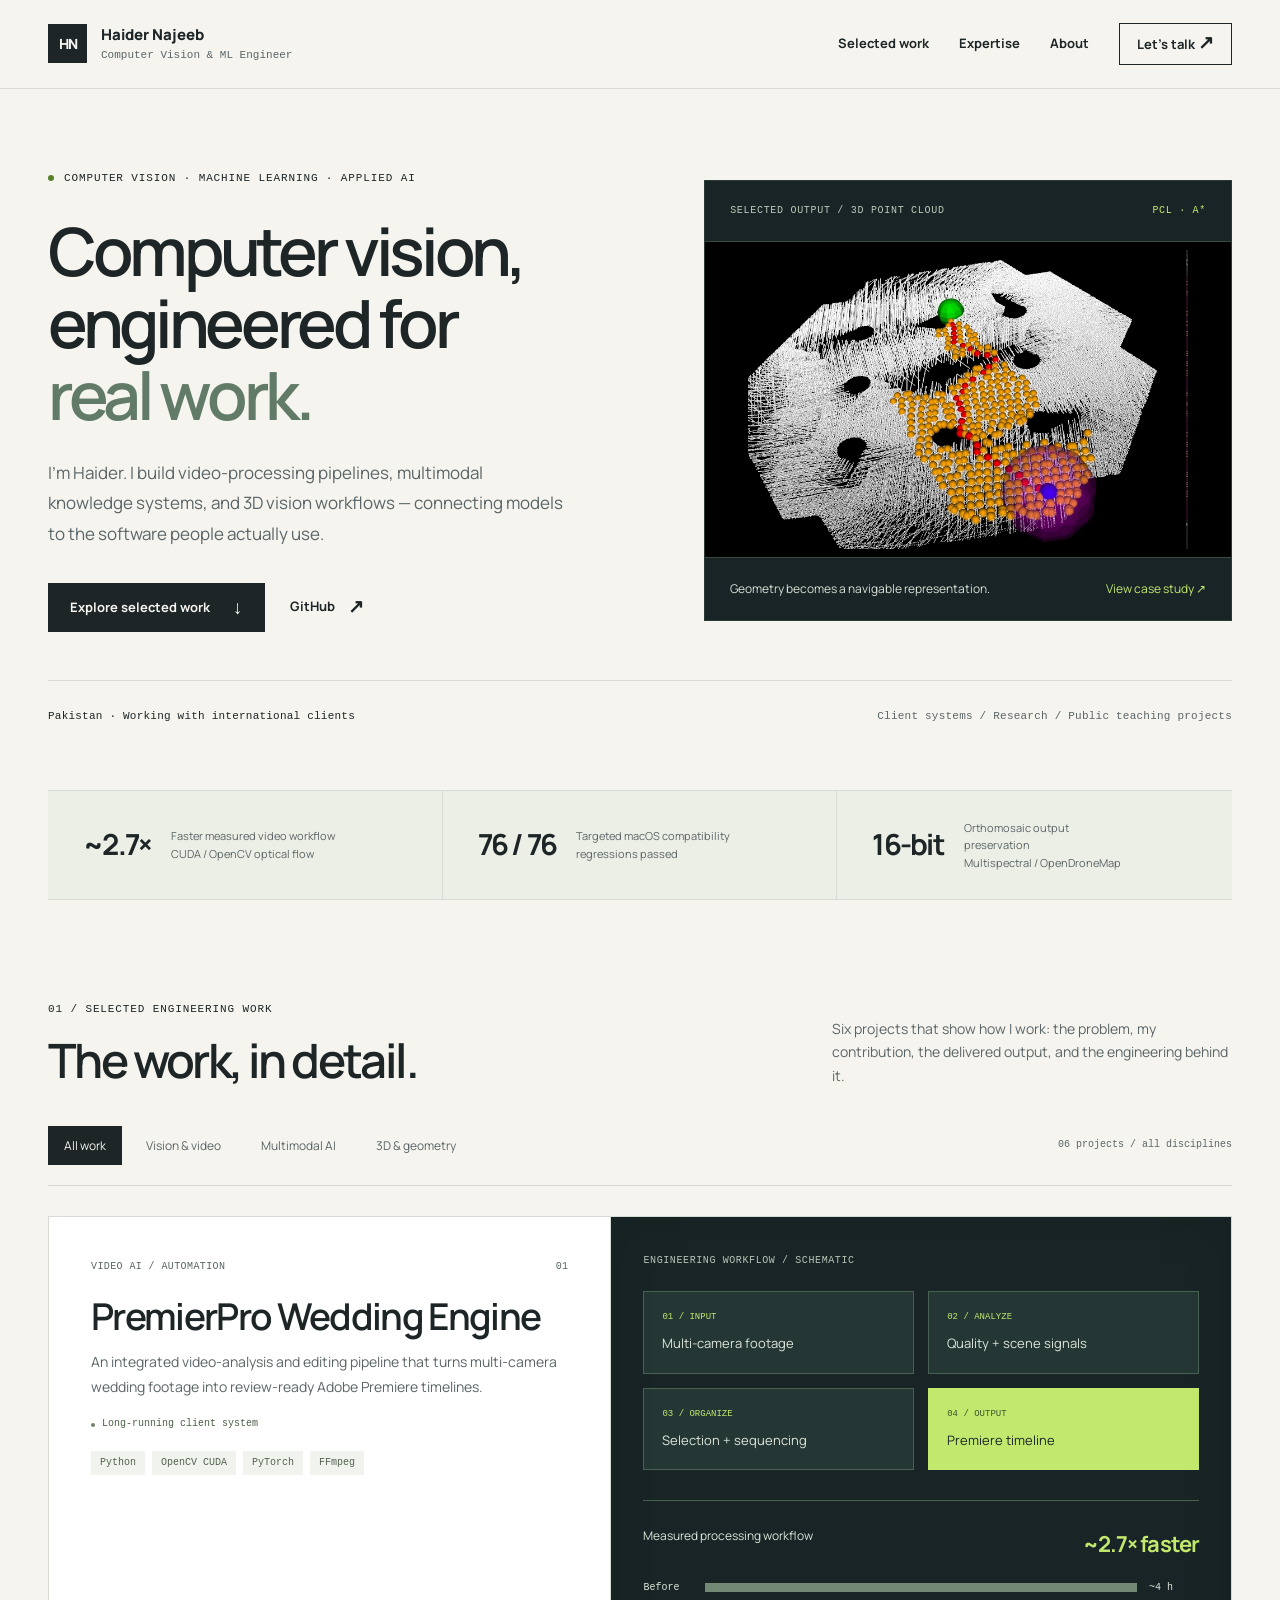
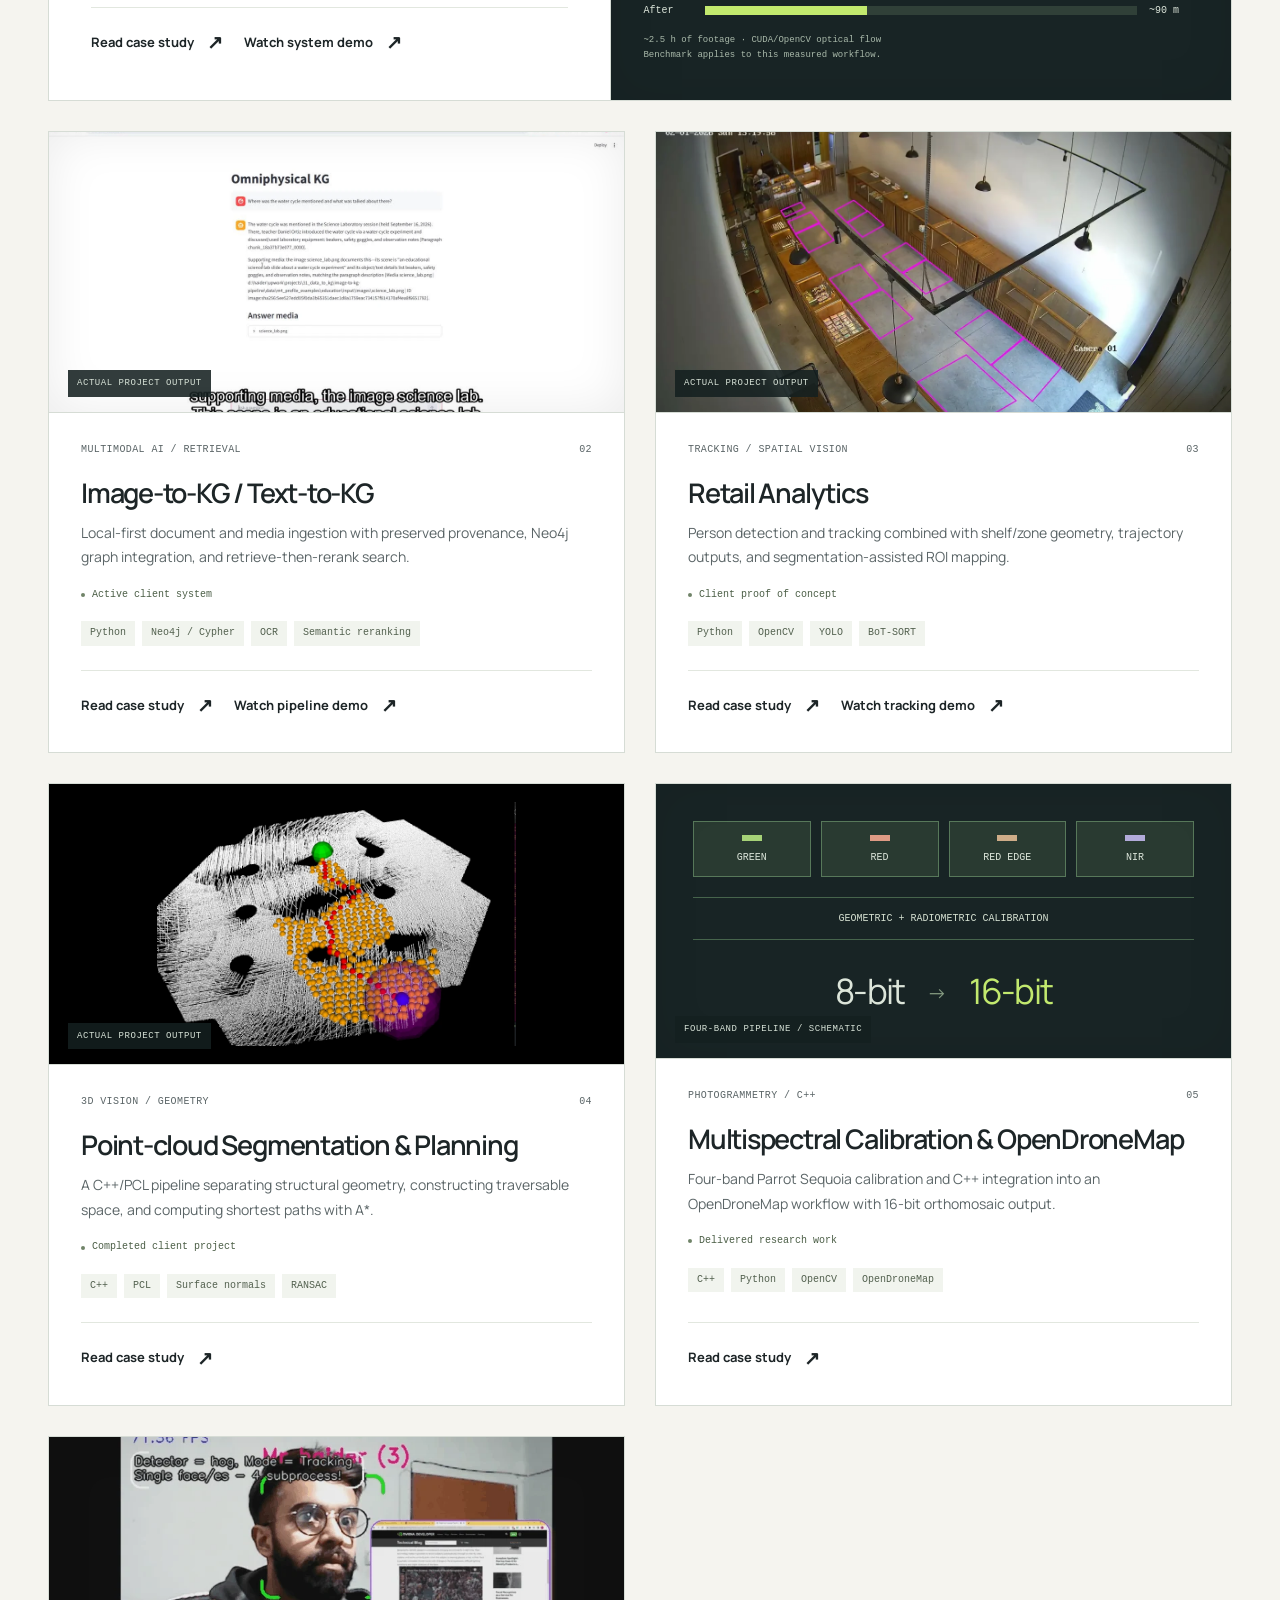
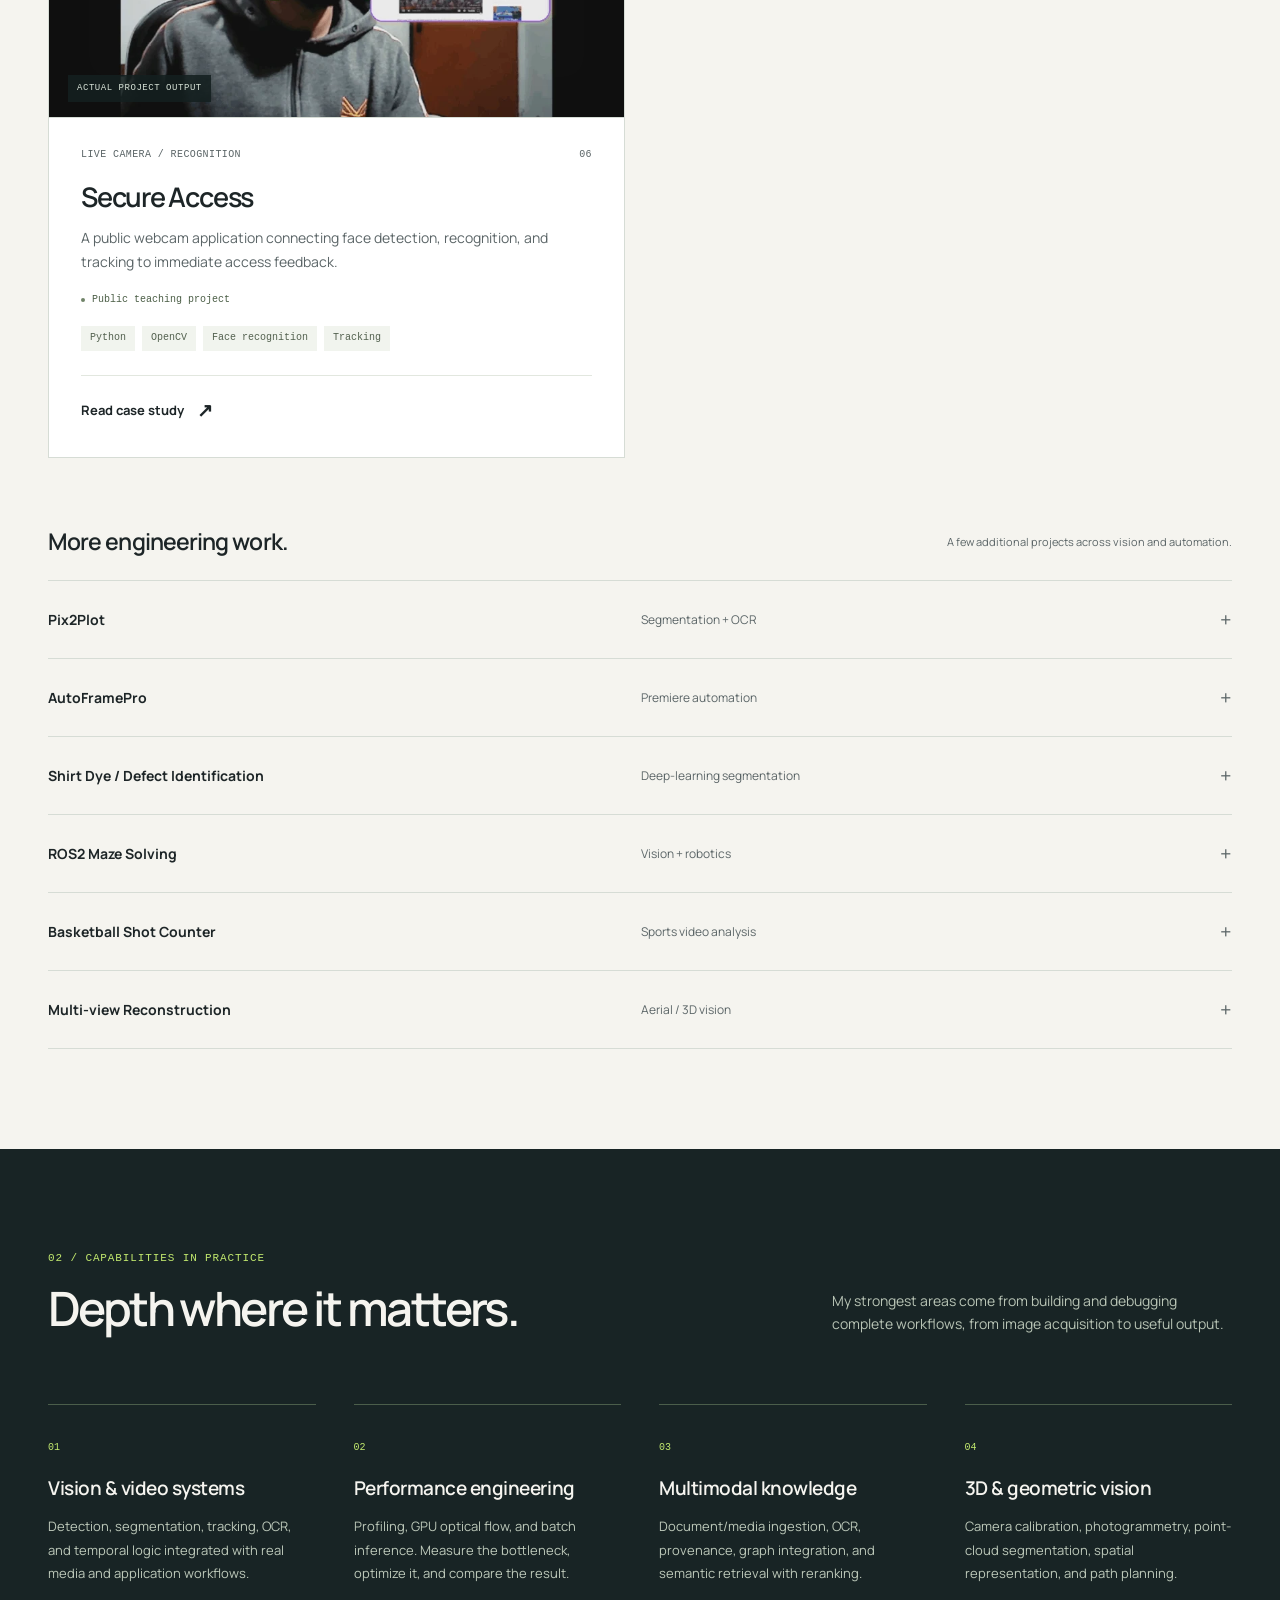
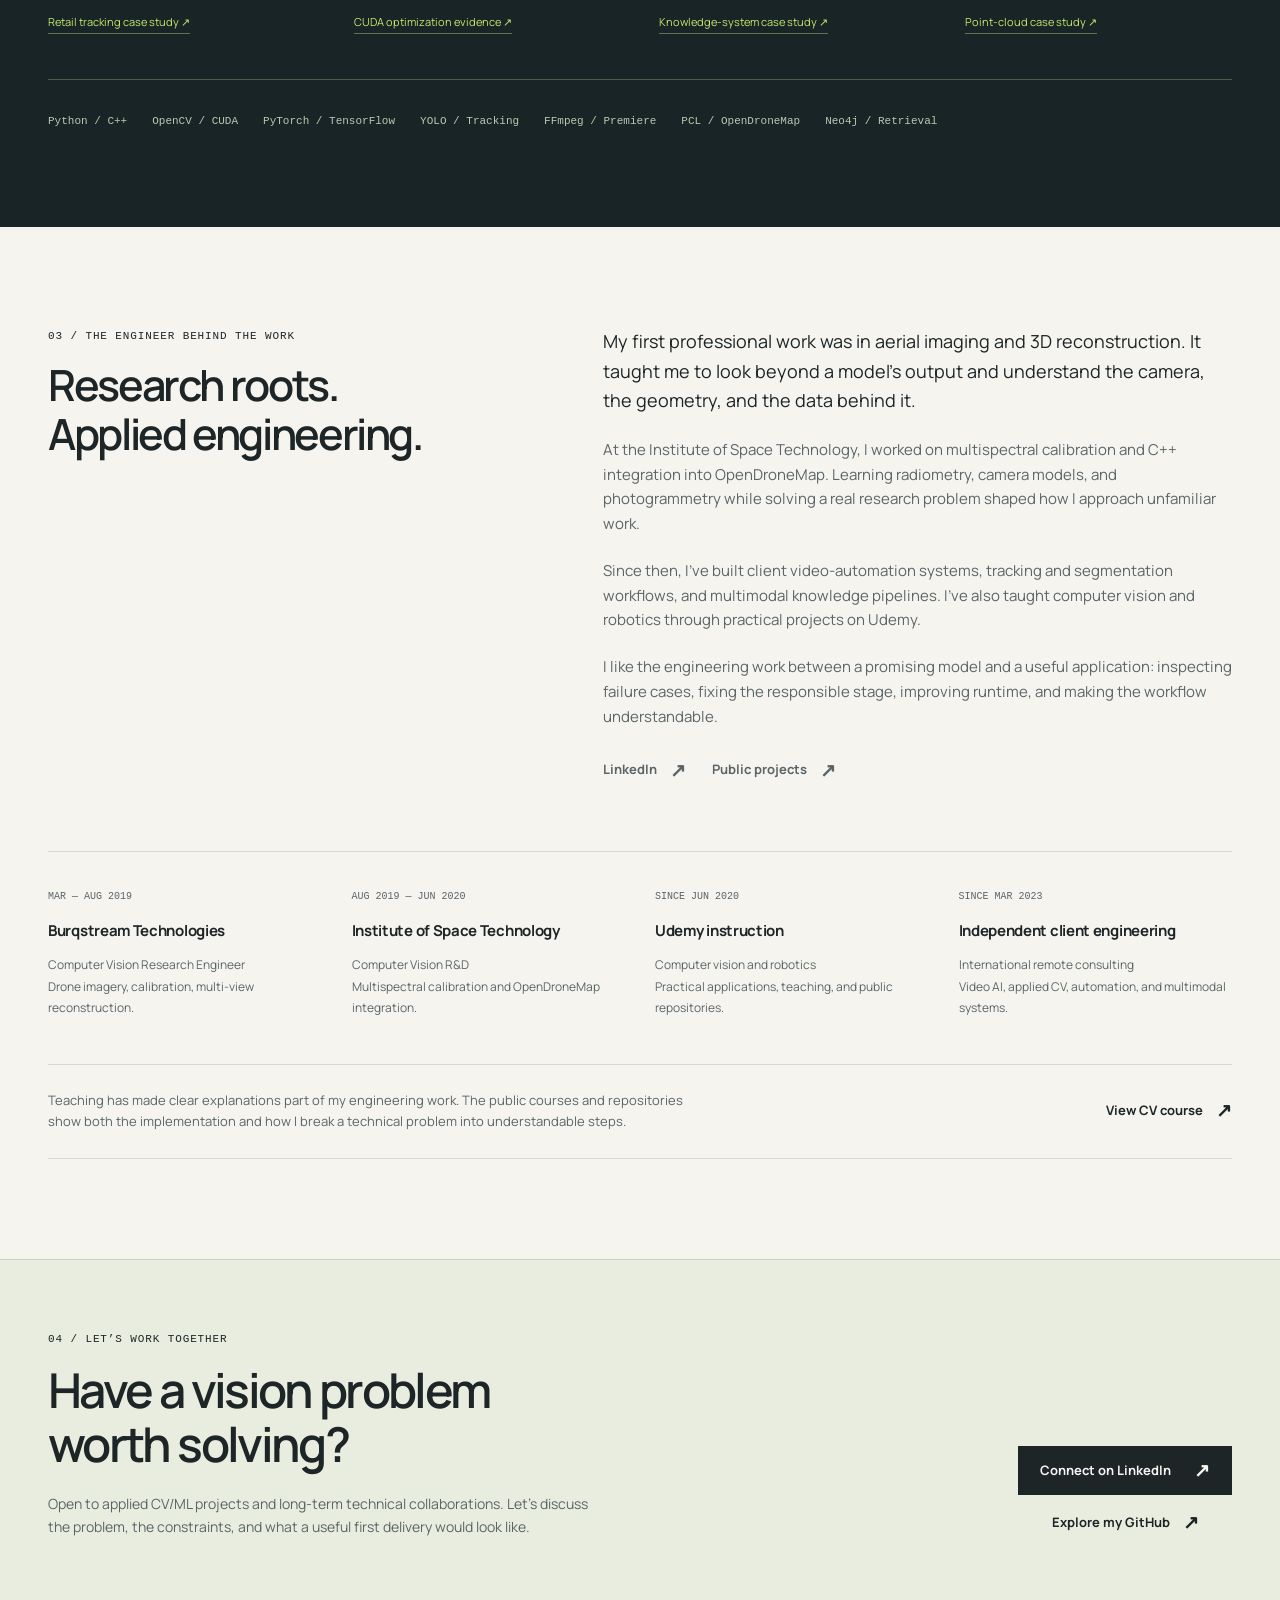
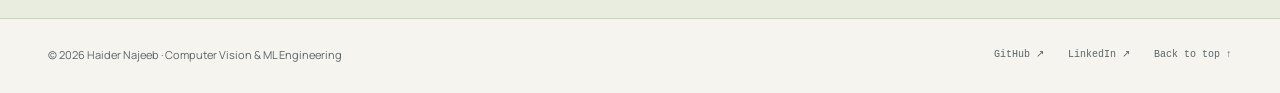
<file: index.html>
<!doctype html>
<html lang="en"><head><meta charset="utf-8"><meta name="viewport" content="width=device-width,initial-scale=1">
<title>Haider Najeeb — Computer Vision &amp; ML Engineer</title><meta name="description" content="Selected engineering work in video AI, multimodal retrieval, 3D geometry, and GPU optimization. Case studies, actual project outputs, and demos."><meta name="theme-color" content="#f5f4ef">
<meta property="og:type" content="website"><meta property="og:title" content="Haider Najeeb — Computer Vision &amp; ML Engineer"><meta property="og:description" content="Selected engineering work in video AI, multimodal retrieval, 3D geometry, and GPU optimization. Case studies, actual project outputs, and demos.">
<meta name="twitter:card" content="summary"><link rel="icon" href="assets/favicon.svg" type="image/svg+xml">
<link rel="stylesheet" href="assets/style.css"><link rel="preload" href="assets/manrope-600.ttf" as="font" type="font/ttf" crossorigin>
<script type="application/ld+json">{"@context": "https://schema.org", "@type": "Person", "name": "Haider Najeeb", "jobTitle": "Computer Vision & ML Engineer", "sameAs": ["https://github.com/HaiderAbasi", "https://www.linkedin.com/in/haider-najeeb-68812516a/"]}</script><script src="assets/app.js" defer></script></head><body id="top">
<a href="#main" class="skip-link">Skip to content</a><header class="site-header"><div class="wrap header-inner">
<a class="brand" href="#top" aria-label="Haider Najeeb — home"><span class="monogram">HN</span><span><span class="brand-name">Haider Najeeb</span><span class="brand-role">Computer Vision &amp; ML Engineer</span></span></a>
<nav class="desktop-nav" aria-label="Main navigation"><a href="#work">Selected work</a><a href="#expertise">Expertise</a><a href="#about">About</a><a class="nav-cta" href="#contact">Let’s talk <span class="arrow" aria-hidden="true">↗</span></a></nav>
<details class="mobile-nav"><summary>Menu <span aria-hidden="true">+</span></summary><nav aria-label="Mobile navigation"><a href="#work">Selected work</a><a href="#expertise">Expertise</a><a href="#about">About</a><a href="#contact">Let’s talk ↗</a></nav></details>
</div></header>
<main id="main">
<section class="hero wrap" aria-labelledby="hero-title"><div class="hero-grid"><div><div class="eyebrow"><span class="dot"></span>Computer vision · Machine learning · Applied AI</div><h1 id="hero-title">Computer vision,<br>engineered for<br><span>real work.</span></h1><p class="hero-copy">I’m Haider. I build video-processing pipelines, multimodal knowledge systems, and 3D vision workflows — connecting models to the software people actually use.</p><div class="hero-actions"><a class="btn btn-dark" href="#work">Explore selected work <span class="arrow" aria-hidden="true">↓</span></a><a class="text-link" href="https://github.com/HaiderAbasi" target="_blank" rel="noopener noreferrer">GitHub <span class="arrow" aria-hidden="true">↗</span></a></div></div>
<figure class="hero-visual"><div class="visual-topline"><span>SELECTED OUTPUT / 3D POINT CLOUD</span><span class="visual-dot">PCL · A*</span></div><img src="assets/pointcloud.webp" width="1400" height="788" fetchpriority="high" alt="Actual client-project point cloud with structural geometry and path-planning visualization."><figcaption class="visual-caption"><span>Geometry becomes a navigable representation.</span><a href="projects/point-cloud-planning.html" aria-label="Read the point-cloud case study">View case study ↗</a></figcaption></figure></div>
<div class="hero-foot"><span>Pakistan · Working with international clients</span><span>Client systems / Research / Public teaching projects</span></div></section>
<div class="wrap evidence-strip" aria-label="Selected scoped engineering results"><a href="projects/wedding-engine.html"><strong>~2.7×</strong><span>Faster measured video workflow<br>CUDA / OpenCV optical flow</span></a><a href="projects/image-to-kg.html"><strong>76 / 76</strong><span>Targeted macOS compatibility<br>regressions passed</span></a><a href="projects/multispectral-calibration.html"><strong>16-bit</strong><span>Orthomosaic output preservation<br>Multispectral / OpenDroneMap</span></a></div>
<section class="section wrap" id="work" aria-labelledby="work-title"><div class="section-top"><div><div class="eyebrow">01 / SELECTED ENGINEERING WORK</div><h2 id="work-title">The work, in detail.</h2></div><p class="section-intro">Six projects that show how I work: the problem, my contribution, the delivered output, and the engineering behind it.</p></div>
<div class="filter-bar"><div class="filters" role="group" aria-label="Filter projects by discipline"><button class="filter" data-filter="all" aria-pressed="true">All work</button><button class="filter" data-filter="video" aria-pressed="false">Vision &amp; video</button><button class="filter" data-filter="ai" aria-pressed="false">Multimodal AI</button><button class="filter" data-filter="3d" aria-pressed="false">3D &amp; geometry</button></div><span class="filter-count" data-filter-count role="status" aria-live="polite">06 projects / all disciplines</span></div>
<noscript><p class="section-intro">All projects are shown below. Case studies and original demo links work without JavaScript.</p></noscript>
<div class="projects"><article class="project project-featured" id="wedding-engine" data-project-type="video"><div class="project-visual"><div class="pipeline-art"><div class="art-label">ENGINEERING WORKFLOW / SCHEMATIC</div><div class="pipeline-grid"><div class="pipeline-step"><small>01 / INPUT</small>Multi-camera footage</div><div class="pipeline-step"><small>02 / ANALYZE</small>Quality + scene signals</div><div class="pipeline-step"><small>03 / ORGANIZE</small>Selection + sequencing</div><div class="pipeline-step out"><small>04 / OUTPUT</small>Premiere timeline</div></div><div class="runtime"><div class="runtime-header"><span>Measured processing workflow</span><strong>~2.7× faster</strong></div><div class="runtime-row"><span>Before</span><div class="bar-track"><div class="bar"></div></div><span>~4 h</span></div><div class="runtime-row"><span>After</span><div class="bar-track"><div class="bar after"></div></div><span>~90 m</span></div><div class="runtime-note">~2.5 h of footage · CUDA/OpenCV optical flow<br>Benchmark applies to this measured workflow.</div></div></div></div><div class="project-content"><div class="project-kicker"><span>VIDEO AI / AUTOMATION</span><span>01</span></div><h3><a href="projects/wedding-engine.html">PremierPro Wedding Engine</a></h3><p class="project-description">An integrated video-analysis and editing pipeline that turns multi-camera wedding footage into review-ready Adobe Premiere timelines.</p><span class="status">Long-running client system</span><div class="project-skills"><span>Python</span><span>OpenCV CUDA</span><span>PyTorch</span><span>FFmpeg</span></div><div class="project-links"><a class="text-link" href="projects/wedding-engine.html">Read case study <span class="arrow" aria-hidden="true">↗</span></a><a class="text-link" href="https://drive.google.com/file/d/1-uYnNa-nsTW479l26SPg1tfG82WlYjgc/view" target="_blank" rel="noopener noreferrer" data-embed="https://drive.google.com/file/d/1-uYnNa-nsTW479l26SPg1tfG82WlYjgc/preview" data-demo-title="PremierPro Wedding Engine · Watch system demo">Watch system demo <span class="arrow" aria-hidden="true">↗</span></a></div></div></article><article class="project" id="image-to-kg" data-project-type="ai"><div class="project-visual"><img src="assets/kg-output.webp" alt="Actual Image-to-KG demo showing a retrieved answer with source-paragraph references and supporting media." loading="lazy" width="1400" height="788"><span class="visual-label">ACTUAL PROJECT OUTPUT</span></div><div class="project-content"><div class="project-kicker"><span>MULTIMODAL AI / RETRIEVAL</span><span>02</span></div><h3><a href="projects/image-to-kg.html">Image-to-KG / Text-to-KG</a></h3><p class="project-description">Local-first document and media ingestion with preserved provenance, Neo4j graph integration, and retrieve-then-rerank search.</p><span class="status">Active client system</span><div class="project-skills"><span>Python</span><span>Neo4j / Cypher</span><span>OCR</span><span>Semantic reranking</span></div><div class="project-links"><a class="text-link" href="projects/image-to-kg.html">Read case study <span class="arrow" aria-hidden="true">↗</span></a><a class="text-link" href="https://drive.google.com/file/d/1vV4f7VTjgoh4Ty4B_3xkHz5k0oJHh5nj/view" target="_blank" rel="noopener noreferrer" data-embed="https://drive.google.com/file/d/1vV4f7VTjgoh4Ty4B_3xkHz5k0oJHh5nj/preview" data-demo-title="Image-to-KG / Text-to-KG · Watch pipeline demo">Watch pipeline demo <span class="arrow" aria-hidden="true">↗</span></a></div></div></article><article class="project" id="retail-analytics" data-project-type="video"><div class="project-visual"><img src="assets/retail.webp" alt="Actual retail analytics demo showing shopper tracks and colored shelf-zone polygons in an overhead store view." loading="lazy" width="1400" height="788"><span class="visual-label">ACTUAL PROJECT OUTPUT</span></div><div class="project-content"><div class="project-kicker"><span>TRACKING / SPATIAL VISION</span><span>03</span></div><h3><a href="projects/retail-analytics.html">Retail Analytics</a></h3><p class="project-description">Person detection and tracking combined with shelf/zone geometry, trajectory outputs, and segmentation-assisted ROI mapping.</p><span class="status">Client proof of concept</span><div class="project-skills"><span>Python</span><span>OpenCV</span><span>YOLO</span><span>BoT-SORT</span></div><div class="project-links"><a class="text-link" href="projects/retail-analytics.html">Read case study <span class="arrow" aria-hidden="true">↗</span></a><a class="text-link" href="https://drive.google.com/file/d/1moCDXfmgpSjAsOI9XXDegYC0fCG_Xuho/view" target="_blank" rel="noopener noreferrer" data-embed="https://drive.google.com/file/d/1moCDXfmgpSjAsOI9XXDegYC0fCG_Xuho/preview" data-demo-title="Retail Analytics · Watch tracking demo">Watch tracking demo <span class="arrow" aria-hidden="true">↗</span></a></div></div></article><article class="project" id="point-cloud-planning" data-project-type="3d"><div class="project-visual image-cloud"><img src="assets/pointcloud.webp" alt="Actual project output: a segmented 3D point cloud with structural obstacles, traversal cells, and colored path-planning markers." loading="lazy" width="1400" height="788"><span class="visual-label">ACTUAL PROJECT OUTPUT</span></div><div class="project-content"><div class="project-kicker"><span>3D VISION / GEOMETRY</span><span>04</span></div><h3><a href="projects/point-cloud-planning.html">Point-cloud Segmentation &amp; Planning</a></h3><p class="project-description">A C++/PCL pipeline separating structural geometry, constructing traversable space, and computing shortest paths with A*.</p><span class="status">Completed client project</span><div class="project-skills"><span>C++</span><span>PCL</span><span>Surface normals</span><span>RANSAC</span></div><div class="project-links"><a class="text-link" href="projects/point-cloud-planning.html">Read case study <span class="arrow" aria-hidden="true">↗</span></a></div></div></article><article class="project" id="multispectral-calibration" data-project-type="3d"><div class="project-visual"><div class="calibration-art"><div class="bands"><div class="band" style="--band:#a6d277">GREEN</div><div class="band" style="--band:#de9a84">RED</div><div class="band" style="--band:#ceac88">RED EDGE</div><div class="band" style="--band:#b2abda">NIR</div></div><div class="process-label">GEOMETRIC + RADIOMETRIC CALIBRATION</div><div class="bits"><span>8-bit</span><i aria-hidden="true">→</i><span>16-bit</span></div></div><span class="visual-label">FOUR-BAND PIPELINE / SCHEMATIC</span></div><div class="project-content"><div class="project-kicker"><span>PHOTOGRAMMETRY / C++</span><span>05</span></div><h3><a href="projects/multispectral-calibration.html">Multispectral Calibration &amp; OpenDroneMap</a></h3><p class="project-description">Four-band Parrot Sequoia calibration and C++ integration into an OpenDroneMap workflow with 16-bit orthomosaic output.</p><span class="status">Delivered research work</span><div class="project-skills"><span>C++</span><span>Python</span><span>OpenCV</span><span>OpenDroneMap</span></div><div class="project-links"><a class="text-link" href="projects/multispectral-calibration.html">Read case study <span class="arrow" aria-hidden="true">↗</span></a></div></div></article><article class="project" id="secure-access" data-project-type="video"><div class="project-visual"><img src="assets/secure-access.webp" alt="Actual Secure Access demo frame showing tracked face recognition and authorized-access feedback." loading="lazy" width="1400" height="788"><span class="visual-label">ACTUAL PROJECT OUTPUT</span></div><div class="project-content"><div class="project-kicker"><span>LIVE CAMERA / RECOGNITION</span><span>06</span></div><h3><a href="projects/secure-access.html">Secure Access</a></h3><p class="project-description">A public webcam application connecting face detection, recognition, and tracking to immediate access feedback.</p><span class="status">Public teaching project</span><div class="project-skills"><span>Python</span><span>OpenCV</span><span>Face recognition</span><span>Tracking</span></div><div class="project-links"><a class="text-link" href="projects/secure-access.html">Read case study <span class="arrow" aria-hidden="true">↗</span></a></div></div></article></div>
<div class="more-work"><div class="more-heading"><h3>More engineering work.</h3><span>A few additional projects across vision and automation.</span></div><details class="more-row"><summary><strong>Pix2Plot</strong><span>Segmentation + OCR</span><span class="expand" aria-hidden="true">+</span></summary><div class="more-body"><span class="more-meta">Implemented workflow</span><p>Built a visual meter-reading pipeline combining YOLOv8 segmentation and PaddleOCR reading extraction, producing structured numerical/time-series output.</p><p>Segmentation · OCR · structured extraction</p><a class="text-link" href="https://drive.google.com/file/d/1AGiexExs-4H3oUCn5l4et8PM-hOK4mKz/view" target="_blank" rel="noopener noreferrer" data-embed="https://drive.google.com/file/d/1AGiexExs-4H3oUCn5l4et8PM-hOK4mKz/preview" data-demo-title="Pix2Plot · Watch demo">Watch demo <span class="arrow" aria-hidden="true">↗</span></a></div></details><details class="more-row"><summary><strong>AutoFramePro</strong><span>Premiere automation</span><span class="expand" aria-hidden="true">+</span></summary><div class="more-body"><span class="more-meta">Implemented workstream</span><p>Built Adobe Premiere project synthesis with autoloading and autoframing using ExtendScript, as part of related video-automation work.</p><p>ExtendScript · media automation · application integration</p><a class="text-link" href="https://drive.google.com/file/d/17RPQ7aRgFdUnGY31rb3PeWWBX4LBh2mR/view" target="_blank" rel="noopener noreferrer" data-embed="https://drive.google.com/file/d/17RPQ7aRgFdUnGY31rb3PeWWBX4LBh2mR/preview" data-demo-title="AutoFramePro · Watch demo">Watch demo <span class="arrow" aria-hidden="true">↗</span></a></div></details><details class="more-row"><summary><strong>Shirt Dye / Defect Identification</strong><span>Deep-learning segmentation</span><span class="expand" aria-hidden="true">+</span></summary><div class="more-body"><span class="more-meta">Implemented client workstream</span><p>Fine-tuned a YOLO segmentation workflow and exported the model to ONNX for hardware-friendly inference.</p><p>YOLO segmentation · model fine-tuning · ONNX</p><a class="text-link" href="https://drive.google.com/file/d/1PKI1UK-y7kHX4AqCzfEl9_6kX1ZpGdNX/view" target="_blank" rel="noopener noreferrer" data-embed="https://drive.google.com/file/d/1PKI1UK-y7kHX4AqCzfEl9_6kX1ZpGdNX/preview" data-demo-title="Shirt Dye / Defect Identification · Watch demo">Watch demo <span class="arrow" aria-hidden="true">↗</span></a></div></details><details class="more-row"><summary><strong>ROS2 Maze Solving</strong><span>Vision + robotics</span><span class="expand" aria-hidden="true">+</span></summary><div class="more-body"><span class="more-meta">Public teaching project</span><p>Developed and taught OpenCV perception, map/graph construction, and path planning for a simulated robot using overhead imagery, ROS2, Gazebo, and RViz.</p><p>ROS2 · OpenCV · graph search · simulation</p><a class="text-link" href="https://github.com/HaiderAbasi/ROS2-Path-Planning-and-Maze-Solving" target="_blank" rel="noopener noreferrer">Explore source code <span class="arrow" aria-hidden="true">↗</span></a></div></details><details class="more-row"><summary><strong>Basketball Shot Counter</strong><span>Sports video analysis</span><span class="expand" aria-hidden="true">+</span></summary><div class="more-body"><span class="more-meta">Completed public project</span><p>Built a basketball shot-counter application with CPU/GPU processing, debug/display controls, and annotated video output.</p><p>Video processing · detection · scoring logic</p><a class="text-link" href="https://github.com/HaiderAbasi/OpenCV_Basketball_Shot_Counter" target="_blank" rel="noopener noreferrer">Explore source code <span class="arrow" aria-hidden="true">↗</span></a></div></details><details class="more-row"><summary><strong>Multi-view Reconstruction</strong><span>Aerial / 3D vision</span><span class="expand" aria-hidden="true">+</span></summary><div class="more-body"><span class="more-meta">Professional R&amp;D · 2019</span><p>At Burqstream Technologies, worked on camera calibration, feature matching, reconstruction from two, three, and multiple views, and point-cloud/orthomosaic workflows.</p><p>Multi-view geometry · photogrammetry · geospatial CV</p></div></details></div></section>
<section class="section capabilities" id="expertise" aria-labelledby="expertise-title"><div class="wrap"><div class="section-top"><div><div class="eyebrow">02 / CAPABILITIES IN PRACTICE</div><h2 id="expertise-title">Depth where it matters.</h2></div><p class="section-intro">My strongest areas come from building and debugging complete workflows, from image acquisition to useful output.</p></div><div class="cap-grid">
<article class="cap-item"><span class="cap-number">01</span><h3>Vision &amp; video systems</h3><p>Detection, segmentation, tracking, OCR, and temporal logic integrated with real media and application workflows.</p><a href="projects/retail-analytics.html">Retail tracking case study ↗</a></article>
<article class="cap-item"><span class="cap-number">02</span><h3>Performance engineering</h3><p>Profiling, GPU optical flow, and batch inference. Measure the bottleneck, optimize it, and compare the result.</p><a href="projects/wedding-engine.html">CUDA optimization evidence ↗</a></article>
<article class="cap-item"><span class="cap-number">03</span><h3>Multimodal knowledge</h3><p>Document/media ingestion, OCR, provenance, graph integration, and semantic retrieval with reranking.</p><a href="projects/image-to-kg.html">Knowledge-system case study ↗</a></article>
<article class="cap-item"><span class="cap-number">04</span><h3>3D &amp; geometric vision</h3><p>Camera calibration, photogrammetry, point-cloud segmentation, spatial representation, and path planning.</p><a href="projects/point-cloud-planning.html">Point-cloud case study ↗</a></article></div>
<div class="toolbelt" aria-label="Core technologies"><span>Python / C++</span><span>OpenCV / CUDA</span><span>PyTorch / TensorFlow</span><span>YOLO / Tracking</span><span>FFmpeg / Premiere</span><span>PCL / OpenDroneMap</span><span>Neo4j / Retrieval</span></div></div></section>
<section class="section wrap about" id="about" aria-labelledby="about-title"><div class="about-grid"><div><div class="eyebrow">03 / THE ENGINEER BEHIND THE WORK</div><h2 id="about-title">Research roots.<br>Applied engineering.</h2></div><div class="about-text"><p>My first professional work was in aerial imaging and 3D reconstruction. It taught me to look beyond a model’s output and understand the camera, the geometry, and the data behind it.</p><p>At the Institute of Space Technology, I worked on multispectral calibration and C++ integration into OpenDroneMap. Learning radiometry, camera models, and photogrammetry while solving a real research problem shaped how I approach unfamiliar work.</p><p>Since then, I’ve built client video-automation systems, tracking and segmentation workflows, and multimodal knowledge pipelines. I’ve also taught computer vision and robotics through practical projects on Udemy.</p><p>I like the engineering work between a promising model and a useful application: inspecting failure cases, fixing the responsible stage, improving runtime, and making the workflow understandable.</p><div class="about-links"><a class="text-link" href="https://www.linkedin.com/in/haider-najeeb-68812516a/" target="_blank" rel="noopener noreferrer">LinkedIn <span class="arrow" aria-hidden="true">↗</span></a><a class="text-link" href="https://github.com/HaiderAbasi" target="_blank" rel="noopener noreferrer">Public projects <span class="arrow" aria-hidden="true">↗</span></a></div></div></div>
<div class="timeline" aria-label="Career milestones"><article class="timeline-item"><span class="period">MAR — AUG 2019</span><h3>Burqstream Technologies</h3><p>Computer Vision Research Engineer<br>Drone imagery, calibration, multi-view reconstruction.</p></article><article class="timeline-item"><span class="period">AUG 2019 — JUN 2020</span><h3>Institute of Space Technology</h3><p>Computer Vision R&amp;D<br>Multispectral calibration and OpenDroneMap integration.</p></article><article class="timeline-item"><span class="period">SINCE JUN 2020</span><h3>Udemy instruction</h3><p>Computer vision and robotics<br>Practical applications, teaching, and public repositories.</p></article><article class="timeline-item"><span class="period">SINCE MAR 2023</span><h3>Independent client engineering</h3><p>International remote consulting<br>Video AI, applied CV, automation, and multimodal systems.</p></article></div>
<div class="teaching-note"><p>Teaching has made clear explanations part of my engineering work. The public courses and repositories show both the implementation and how I break a technical problem into understandable steps.</p><a class="text-link" href="https://www.udemy.com/course/computer-vision-2022-masterclass-with-opencv4-and-python/" target="_blank" rel="noopener noreferrer">View CV course <span class="arrow" aria-hidden="true">↗</span></a></div></section>
<section class="contact" id="contact" aria-labelledby="contact-title"><div class="wrap contact-grid"><div><div class="eyebrow">04 / LET’S WORK TOGETHER</div><h2 id="contact-title">Have a vision problem<br>worth solving?</h2><p>Open to applied CV/ML projects and long-term technical collaborations. Let’s discuss the problem, the constraints, and what a useful first delivery would look like.</p></div><div class="contact-actions"><a class="btn btn-dark" href="https://www.linkedin.com/in/haider-najeeb-68812516a/" target="_blank" rel="noopener noreferrer">Connect on LinkedIn <span class="arrow" aria-hidden="true">↗</span></a><a class="text-link" href="https://github.com/HaiderAbasi" target="_blank" rel="noopener noreferrer">Explore my GitHub <span class="arrow" aria-hidden="true">↗</span></a></div></div></section>
</main><footer class="site-footer"><div class="wrap footer-inner"><span>© 2026 Haider Najeeb · Computer Vision &amp; ML Engineering</span><div class="footer-links"><a href="https://github.com/HaiderAbasi" target="_blank" rel="noopener noreferrer">GitHub ↗</a><a href="https://www.linkedin.com/in/haider-najeeb-68812516a/" target="_blank" rel="noopener noreferrer">LinkedIn ↗</a><a href="#top">Back to top ↑</a></div></div></footer>
<dialog class="demo-dialog" id="demo-dialog" aria-labelledby="demo-title"><div class="dialog-top"><h2 id="demo-title">Project demo</h2><button class="dialog-close" data-close-dialog aria-label="Close video">×</button></div><div class="demo-frame"><iframe title="Project demo video player" allow="fullscreen; encrypted-media" allowfullscreen referrerpolicy="strict-origin-when-cross-origin"></iframe></div><div class="dialog-foot"><p>Player not loading? Open the original demo in a new tab.</p><a data-demo-fallback href="https://drive.google.com" target="_blank" rel="noopener noreferrer">Open original demo ↗</a></div></dialog>
</body></html>
</file>
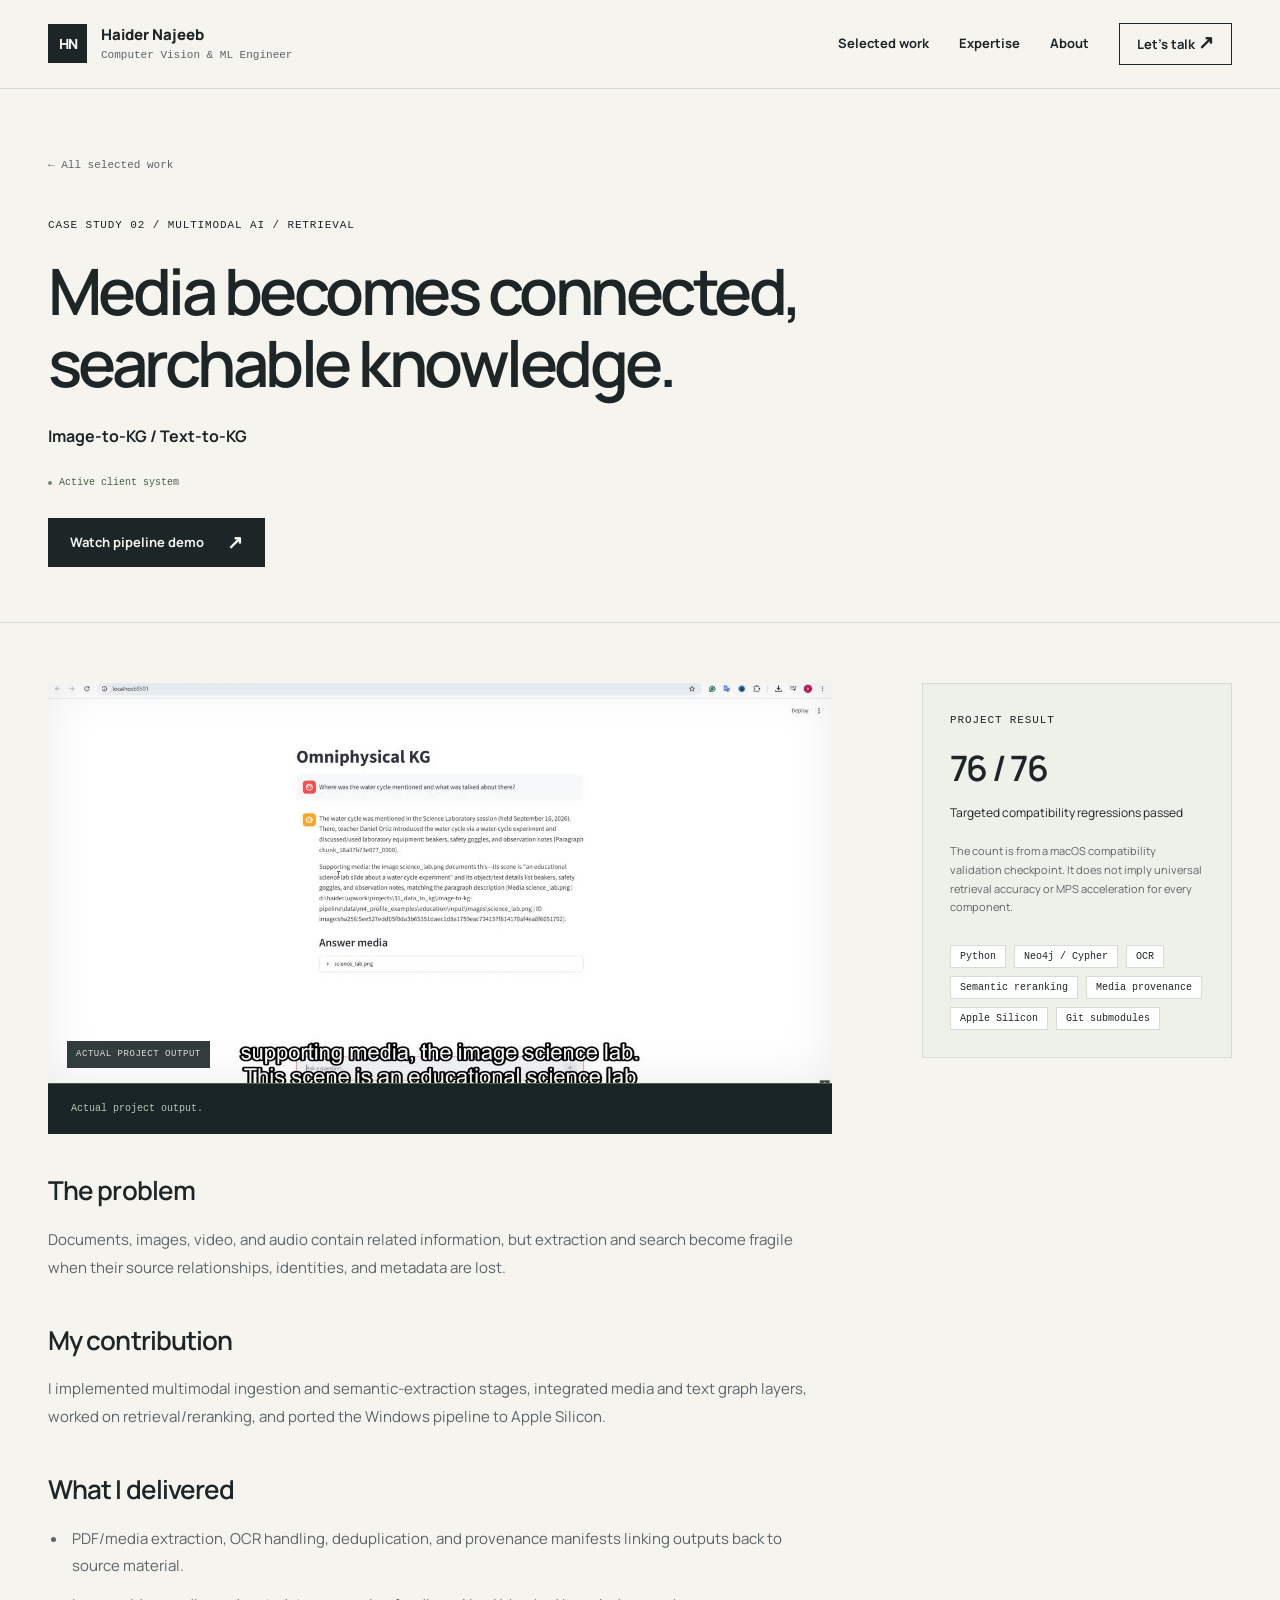
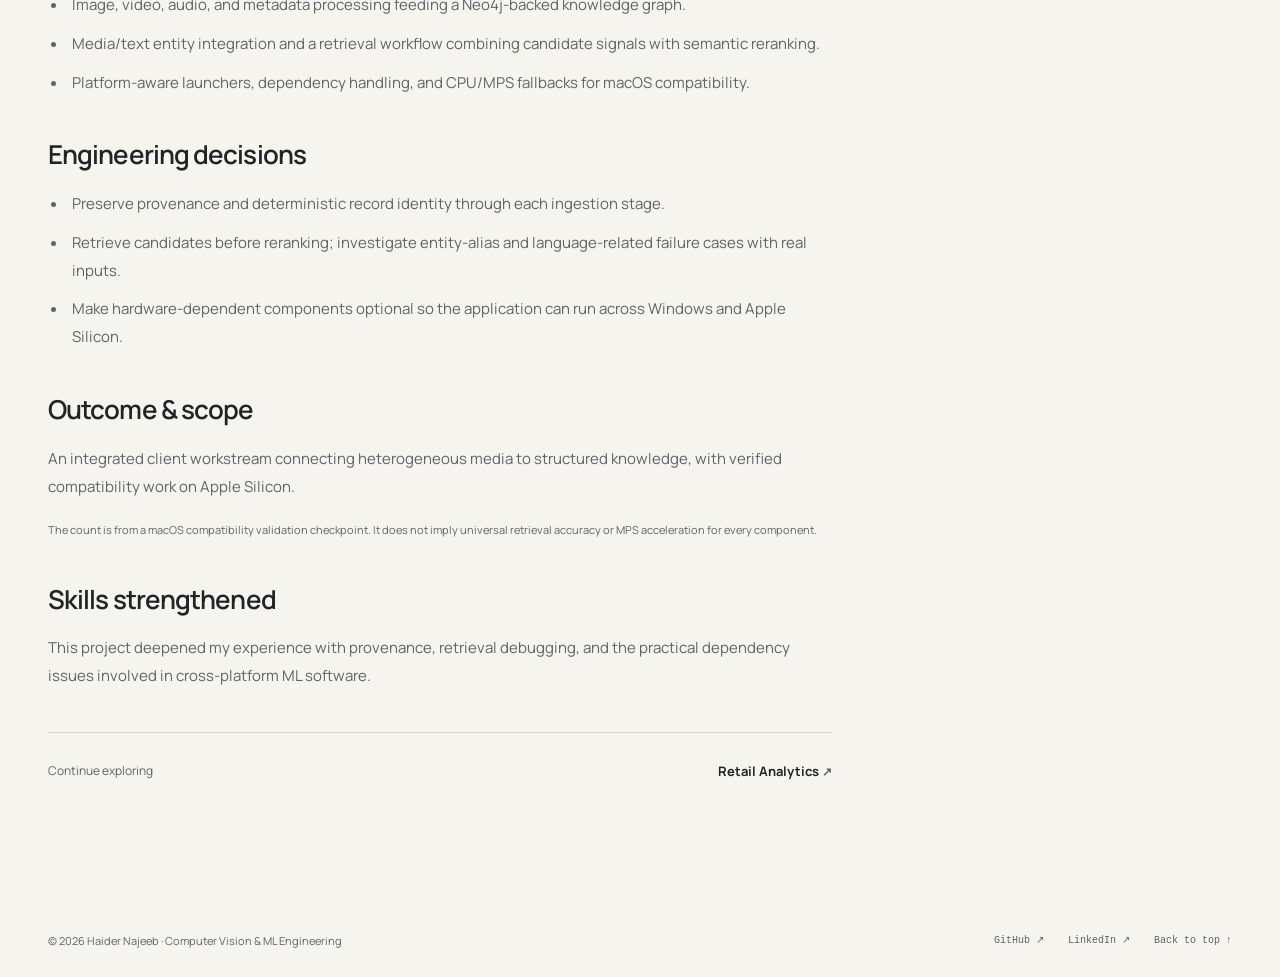
<file: projects/image-to-kg.html>
<!doctype html>
<html lang="en"><head><meta charset="utf-8"><meta name="viewport" content="width=device-width,initial-scale=1">
<title>Image-to-KG / Text-to-KG — Haider Najeeb</title><meta name="description" content="Local-first document and media ingestion with preserved provenance, Neo4j graph integration, and retrieve-then-rerank search."><meta name="theme-color" content="#f5f4ef">
<meta property="og:type" content="website"><meta property="og:title" content="Image-to-KG / Text-to-KG — Haider Najeeb"><meta property="og:description" content="Local-first document and media ingestion with preserved provenance, Neo4j graph integration, and retrieve-then-rerank search.">
<meta name="twitter:card" content="summary"><link rel="icon" href="../assets/favicon.svg" type="image/svg+xml">
<link rel="stylesheet" href="../assets/style.css"><link rel="preload" href="../assets/manrope-600.ttf" as="font" type="font/ttf" crossorigin>
<script type="application/ld+json">{"@context": "https://schema.org", "@type": "Person", "name": "Haider Najeeb", "jobTitle": "Computer Vision & ML Engineer", "sameAs": ["https://github.com/HaiderAbasi", "https://www.linkedin.com/in/haider-najeeb-68812516a/"]}</script><script src="../assets/app.js" defer></script></head><body id="top">
<a href="#main" class="skip-link">Skip to content</a><header class="site-header"><div class="wrap header-inner">
<a class="brand" href="../index.html#top" aria-label="Haider Najeeb — home"><span class="monogram">HN</span><span><span class="brand-name">Haider Najeeb</span><span class="brand-role">Computer Vision &amp; ML Engineer</span></span></a>
<nav class="desktop-nav" aria-label="Main navigation"><a href="../index.html#work">Selected work</a><a href="../index.html#expertise">Expertise</a><a href="../index.html#about">About</a><a class="nav-cta" href="../index.html#contact">Let’s talk <span class="arrow" aria-hidden="true">↗</span></a></nav>
<details class="mobile-nav"><summary>Menu <span aria-hidden="true">+</span></summary><nav aria-label="Mobile navigation"><a href="../index.html#work">Selected work</a><a href="../index.html#expertise">Expertise</a><a href="../index.html#about">About</a><a href="../index.html#contact">Let’s talk ↗</a></nav></details>
</div></header><main id="main"><section class="case-hero"><div class="wrap"><a class="back-link" href="../index.html#work">← All selected work</a><div class="eyebrow">CASE STUDY 02 / MULTIMODAL AI / RETRIEVAL</div><h1>Media becomes connected, searchable knowledge.</h1><p class="case-project-name">Image-to-KG / Text-to-KG</p><span class="status">Active client system</span><div class="case-meta"><a class="btn btn-dark" href="https://drive.google.com/file/d/1vV4f7VTjgoh4Ty4B_3xkHz5k0oJHh5nj/view" target="_blank" rel="noopener noreferrer" data-embed="https://drive.google.com/file/d/1vV4f7VTjgoh4Ty4B_3xkHz5k0oJHh5nj/preview" data-demo-title="Image-to-KG / Text-to-KG · Watch pipeline demo">Watch pipeline demo <span class="arrow" aria-hidden="true">↗</span></a></div></div></section>
<div class="wrap case-main"><article class="case-text"><div class="case-media"><div class="project-visual"><img src="../assets/kg-output.webp" alt="Actual Image-to-KG demo showing a retrieved answer with source-paragraph references and supporting media." loading="lazy" width="1400" height="788"><span class="visual-label">ACTUAL PROJECT OUTPUT</span></div><div class="media-caption">Actual project output.</div></div>
<section class="case-section"><h2>The problem</h2><p>Documents, images, video, and audio contain related information, but extraction and search become fragile when their source relationships, identities, and metadata are lost.</p></section><section class="case-section"><h2>My contribution</h2><p>I implemented multimodal ingestion and semantic-extraction stages, integrated media and text graph layers, worked on retrieval/reranking, and ported the Windows pipeline to Apple Silicon.</p></section><section class="case-section"><h2>What I delivered</h2><ul><li>PDF/media extraction, OCR handling, deduplication, and provenance manifests linking outputs back to source material.</li><li>Image, video, audio, and metadata processing feeding a Neo4j-backed knowledge graph.</li><li>Media/text entity integration and a retrieval workflow combining candidate signals with semantic reranking.</li><li>Platform-aware launchers, dependency handling, and CPU/MPS fallbacks for macOS compatibility.</li></ul></section><section class="case-section"><h2>Engineering decisions</h2><ul><li>Preserve provenance and deterministic record identity through each ingestion stage.</li><li>Retrieve candidates before reranking; investigate entity-alias and language-related failure cases with real inputs.</li><li>Make hardware-dependent components optional so the application can run across Windows and Apple Silicon.</li></ul></section><section class="case-section"><h2>Outcome &amp; scope</h2><p>An integrated client workstream connecting heterogeneous media to structured knowledge, with verified compatibility work on Apple Silicon.</p><p class="evidence-note">The count is from a macOS compatibility validation checkpoint. It does not imply universal retrieval accuracy or MPS acceleration for every component.</p></section><section class="case-section"><h2>Skills strengthened</h2><p>This project deepened my experience with provenance, retrieval debugging, and the practical dependency issues involved in cross-platform ML software.</p></section>
<div class="next-project"><span>Continue exploring</span><a href="retail-analytics.html">Retail Analytics <span class="arrow" aria-hidden="true">↗</span></a></div></article>
<aside class="case-sidebar" aria-label="Project result and technical skills"><div><div class="eyebrow">PROJECT RESULT</div><div class="metric">76 / 76</div><div class="metric-label">Targeted compatibility regressions passed</div><p class="metric-note">The count is from a macOS compatibility validation checkpoint. It does not imply universal retrieval accuracy or MPS acceleration for every component.</p></div><div class="case-skills"><span>Python</span><span>Neo4j / Cypher</span><span>OCR</span><span>Semantic reranking</span><span>Media provenance</span><span>Apple Silicon</span><span>Git submodules</span></div></aside></div></main><footer class="site-footer"><div class="wrap footer-inner"><span>© 2026 Haider Najeeb · Computer Vision &amp; ML Engineering</span><div class="footer-links"><a href="https://github.com/HaiderAbasi" target="_blank" rel="noopener noreferrer">GitHub ↗</a><a href="https://www.linkedin.com/in/haider-najeeb-68812516a/" target="_blank" rel="noopener noreferrer">LinkedIn ↗</a><a href="#top">Back to top ↑</a></div></div></footer>
<dialog class="demo-dialog" id="demo-dialog" aria-labelledby="demo-title"><div class="dialog-top"><h2 id="demo-title">Project demo</h2><button class="dialog-close" data-close-dialog aria-label="Close video">×</button></div><div class="demo-frame"><iframe title="Project demo video player" allow="fullscreen; encrypted-media" allowfullscreen referrerpolicy="strict-origin-when-cross-origin"></iframe></div><div class="dialog-foot"><p>Player not loading? Open the original demo in a new tab.</p><a data-demo-fallback href="https://drive.google.com" target="_blank" rel="noopener noreferrer">Open original demo ↗</a></div></dialog>
</body></html>
</file>
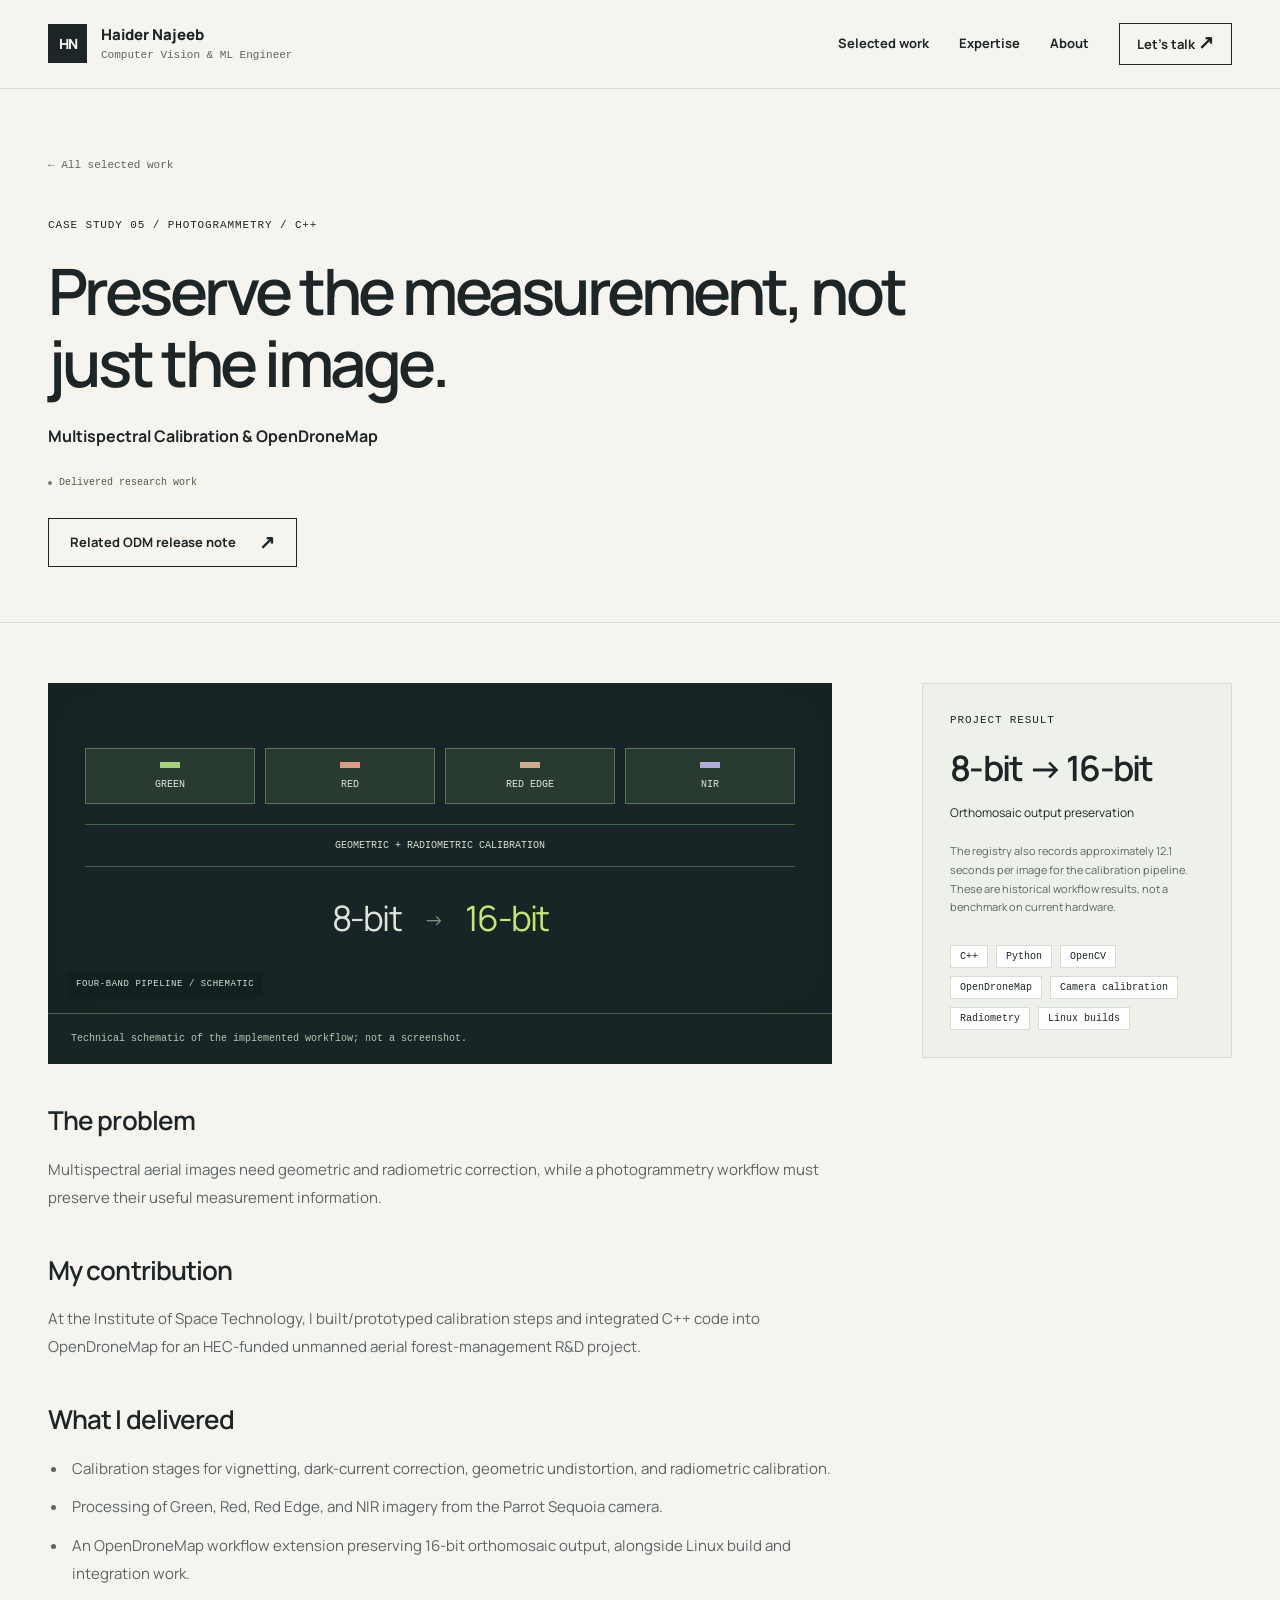
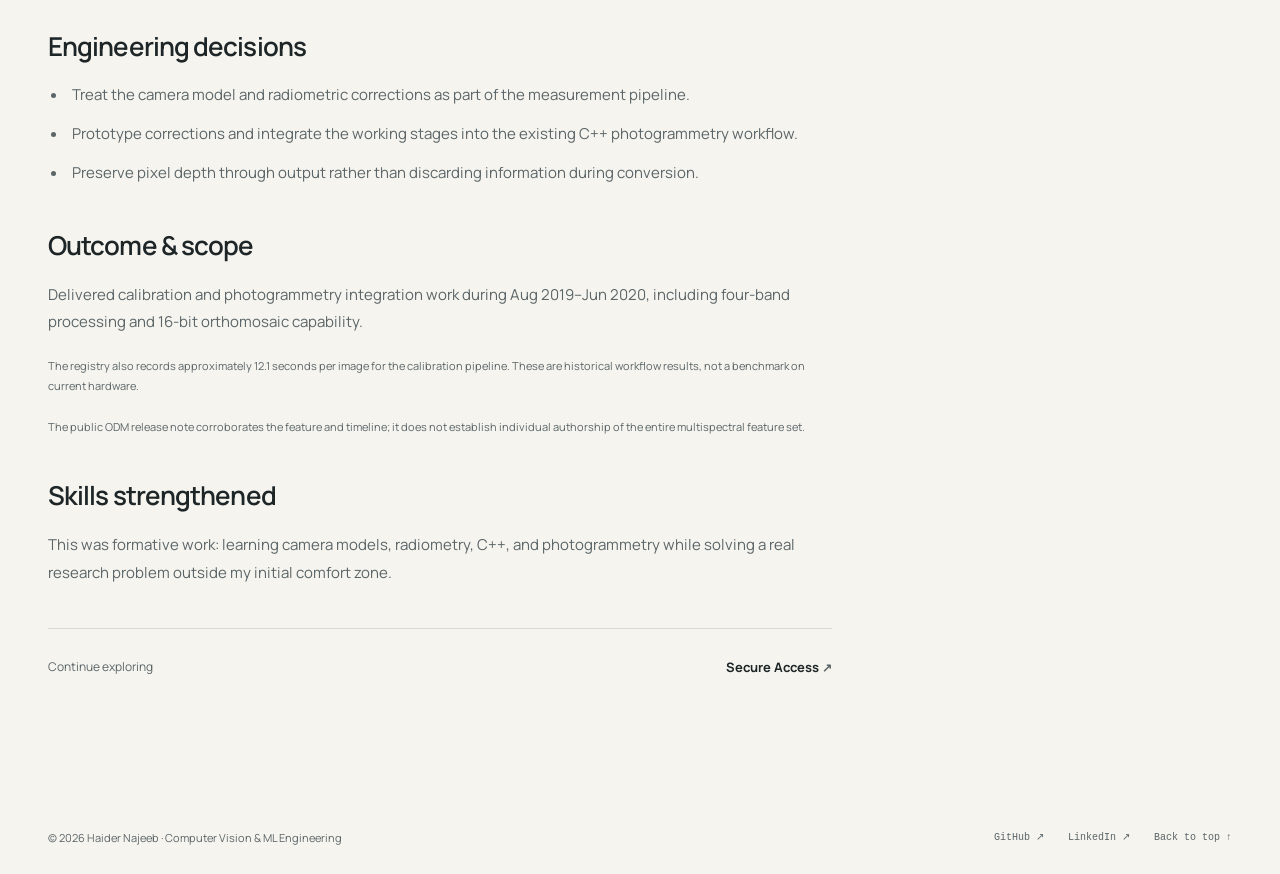
<file: projects/multispectral-calibration.html>
<!doctype html>
<html lang="en"><head><meta charset="utf-8"><meta name="viewport" content="width=device-width,initial-scale=1">
<title>Multispectral Calibration &amp; OpenDroneMap — Haider Najeeb</title><meta name="description" content="Four-band Parrot Sequoia calibration and C++ integration into an OpenDroneMap workflow with 16-bit orthomosaic output."><meta name="theme-color" content="#f5f4ef">
<meta property="og:type" content="website"><meta property="og:title" content="Multispectral Calibration &amp; OpenDroneMap — Haider Najeeb"><meta property="og:description" content="Four-band Parrot Sequoia calibration and C++ integration into an OpenDroneMap workflow with 16-bit orthomosaic output.">
<meta name="twitter:card" content="summary"><link rel="icon" href="../assets/favicon.svg" type="image/svg+xml">
<link rel="stylesheet" href="../assets/style.css"><link rel="preload" href="../assets/manrope-600.ttf" as="font" type="font/ttf" crossorigin>
<script type="application/ld+json">{"@context": "https://schema.org", "@type": "Person", "name": "Haider Najeeb", "jobTitle": "Computer Vision & ML Engineer", "sameAs": ["https://github.com/HaiderAbasi", "https://www.linkedin.com/in/haider-najeeb-68812516a/"]}</script><script src="../assets/app.js" defer></script></head><body id="top">
<a href="#main" class="skip-link">Skip to content</a><header class="site-header"><div class="wrap header-inner">
<a class="brand" href="../index.html#top" aria-label="Haider Najeeb — home"><span class="monogram">HN</span><span><span class="brand-name">Haider Najeeb</span><span class="brand-role">Computer Vision &amp; ML Engineer</span></span></a>
<nav class="desktop-nav" aria-label="Main navigation"><a href="../index.html#work">Selected work</a><a href="../index.html#expertise">Expertise</a><a href="../index.html#about">About</a><a class="nav-cta" href="../index.html#contact">Let’s talk <span class="arrow" aria-hidden="true">↗</span></a></nav>
<details class="mobile-nav"><summary>Menu <span aria-hidden="true">+</span></summary><nav aria-label="Mobile navigation"><a href="../index.html#work">Selected work</a><a href="../index.html#expertise">Expertise</a><a href="../index.html#about">About</a><a href="../index.html#contact">Let’s talk ↗</a></nav></details>
</div></header><main id="main"><section class="case-hero"><div class="wrap"><a class="back-link" href="../index.html#work">← All selected work</a><div class="eyebrow">CASE STUDY 05 / PHOTOGRAMMETRY / C++</div><h1>Preserve the measurement, not just the image.</h1><p class="case-project-name">Multispectral Calibration &amp; OpenDroneMap</p><span class="status">Delivered research work</span><div class="case-meta"><a class="btn" href="https://opendronemap.org/2020/02/odm-0-9-8-adds-multispectral-16bit-tiffs-support-and-moar/" target="_blank" rel="noopener noreferrer">Related ODM release note <span class="arrow" aria-hidden="true">↗</span></a></div></div></section>
<div class="wrap case-main"><article class="case-text"><div class="case-media"><div class="project-visual"><div class="calibration-art"><div class="bands"><div class="band" style="--band:#a6d277">GREEN</div><div class="band" style="--band:#de9a84">RED</div><div class="band" style="--band:#ceac88">RED EDGE</div><div class="band" style="--band:#b2abda">NIR</div></div><div class="process-label">GEOMETRIC + RADIOMETRIC CALIBRATION</div><div class="bits"><span>8-bit</span><i aria-hidden="true">→</i><span>16-bit</span></div></div><span class="visual-label">FOUR-BAND PIPELINE / SCHEMATIC</span></div><div class="media-caption">Technical schematic of the implemented workflow; not a screenshot.</div></div>
<section class="case-section"><h2>The problem</h2><p>Multispectral aerial images need geometric and radiometric correction, while a photogrammetry workflow must preserve their useful measurement information.</p></section><section class="case-section"><h2>My contribution</h2><p>At the Institute of Space Technology, I built/prototyped calibration steps and integrated C++ code into OpenDroneMap for an HEC-funded unmanned aerial forest-management R&amp;D project.</p></section><section class="case-section"><h2>What I delivered</h2><ul><li>Calibration stages for vignetting, dark-current correction, geometric undistortion, and radiometric calibration.</li><li>Processing of Green, Red, Red Edge, and NIR imagery from the Parrot Sequoia camera.</li><li>An OpenDroneMap workflow extension preserving 16-bit orthomosaic output, alongside Linux build and integration work.</li></ul></section><section class="case-section"><h2>Engineering decisions</h2><ul><li>Treat the camera model and radiometric corrections as part of the measurement pipeline.</li><li>Prototype corrections and integrate the working stages into the existing C++ photogrammetry workflow.</li><li>Preserve pixel depth through output rather than discarding information during conversion.</li></ul></section><section class="case-section"><h2>Outcome &amp; scope</h2><p>Delivered calibration and photogrammetry integration work during Aug 2019–Jun 2020, including four-band processing and 16-bit orthomosaic capability.</p><p class="evidence-note">The registry also records approximately 12.1 seconds per image for the calibration pipeline. These are historical workflow results, not a benchmark on current hardware.</p><p class="evidence-note">The public ODM release note corroborates the feature and timeline; it does not establish individual authorship of the entire multispectral feature set.</p></section><section class="case-section"><h2>Skills strengthened</h2><p>This was formative work: learning camera models, radiometry, C++, and photogrammetry while solving a real research problem outside my initial comfort zone.</p></section>
<div class="next-project"><span>Continue exploring</span><a href="secure-access.html">Secure Access <span class="arrow" aria-hidden="true">↗</span></a></div></article>
<aside class="case-sidebar" aria-label="Project result and technical skills"><div><div class="eyebrow">PROJECT RESULT</div><div class="metric">8-bit → 16-bit</div><div class="metric-label">Orthomosaic output preservation</div><p class="metric-note">The registry also records approximately 12.1 seconds per image for the calibration pipeline. These are historical workflow results, not a benchmark on current hardware.</p></div><div class="case-skills"><span>C++</span><span>Python</span><span>OpenCV</span><span>OpenDroneMap</span><span>Camera calibration</span><span>Radiometry</span><span>Linux builds</span></div></aside></div></main><footer class="site-footer"><div class="wrap footer-inner"><span>© 2026 Haider Najeeb · Computer Vision &amp; ML Engineering</span><div class="footer-links"><a href="https://github.com/HaiderAbasi" target="_blank" rel="noopener noreferrer">GitHub ↗</a><a href="https://www.linkedin.com/in/haider-najeeb-68812516a/" target="_blank" rel="noopener noreferrer">LinkedIn ↗</a><a href="#top">Back to top ↑</a></div></div></footer>
<dialog class="demo-dialog" id="demo-dialog" aria-labelledby="demo-title"><div class="dialog-top"><h2 id="demo-title">Project demo</h2><button class="dialog-close" data-close-dialog aria-label="Close video">×</button></div><div class="demo-frame"><iframe title="Project demo video player" allow="fullscreen; encrypted-media" allowfullscreen referrerpolicy="strict-origin-when-cross-origin"></iframe></div><div class="dialog-foot"><p>Player not loading? Open the original demo in a new tab.</p><a data-demo-fallback href="https://drive.google.com" target="_blank" rel="noopener noreferrer">Open original demo ↗</a></div></dialog>
</body></html>
</file>
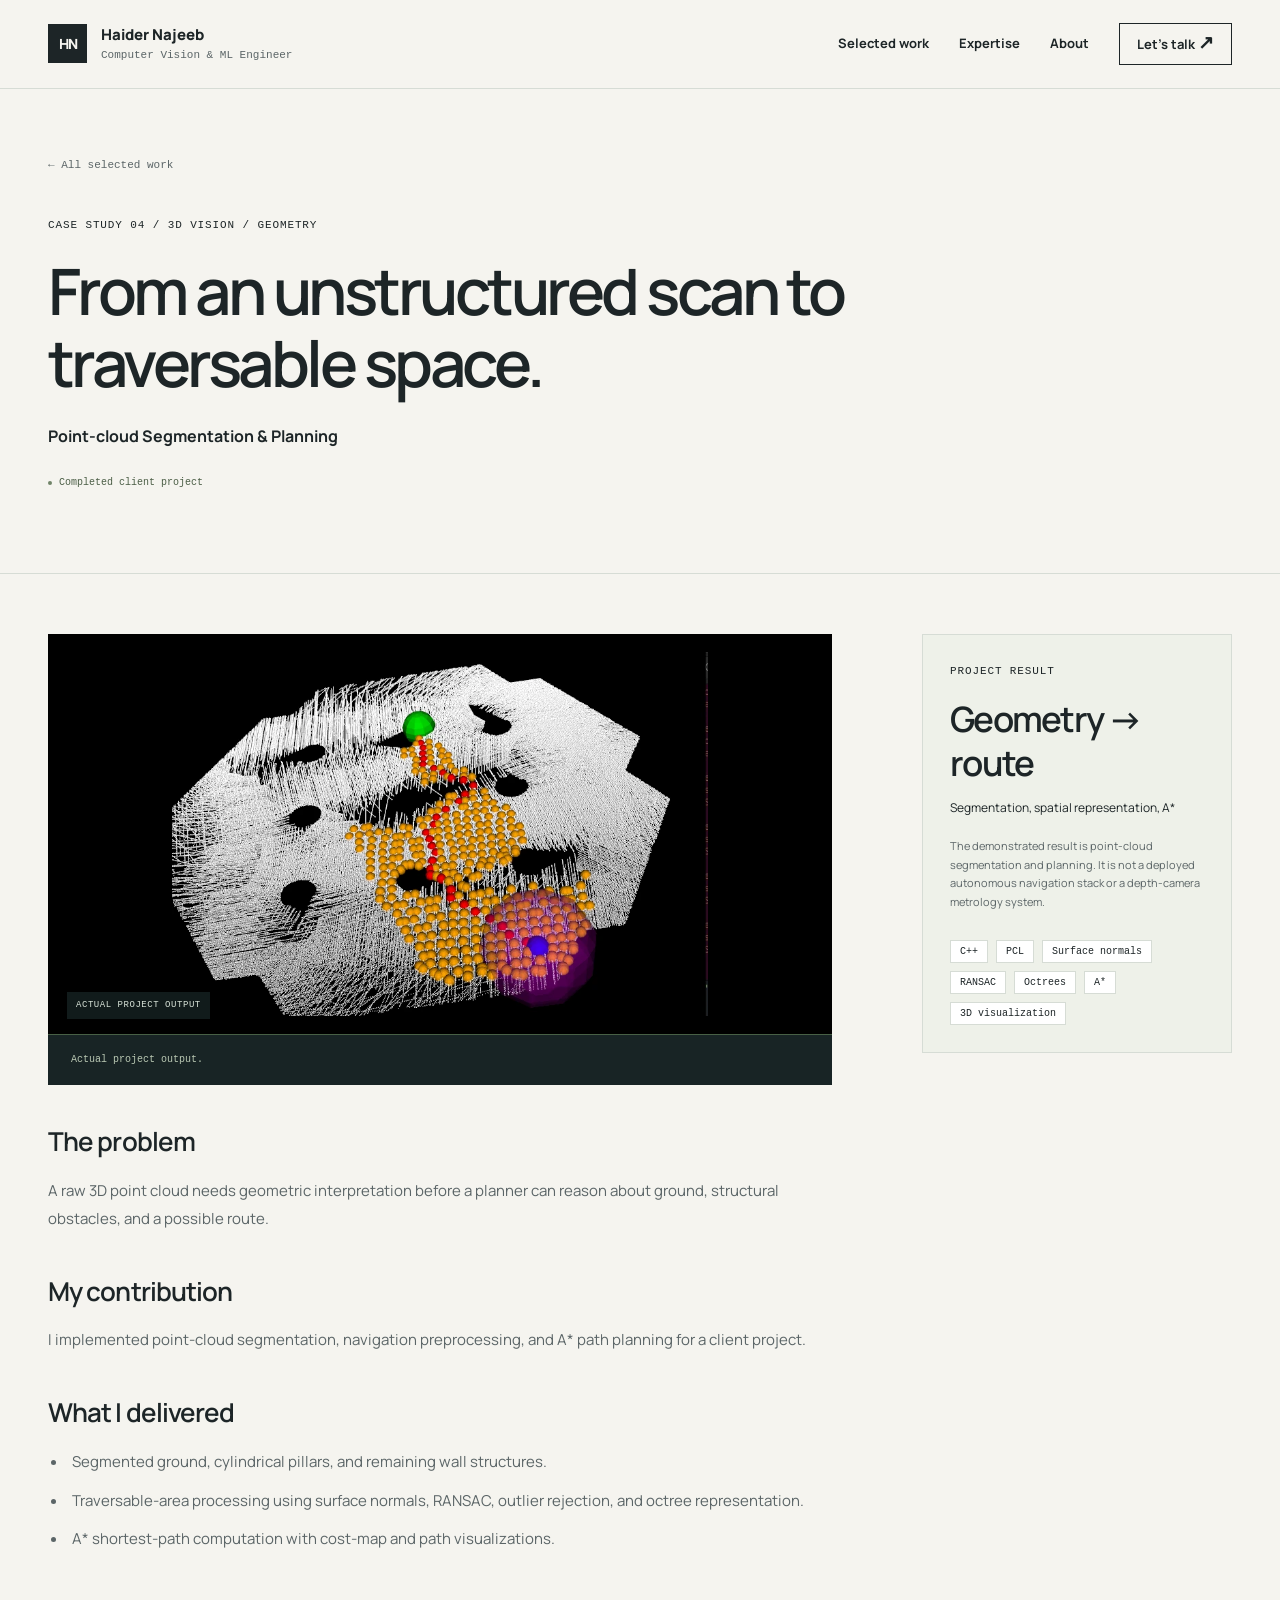
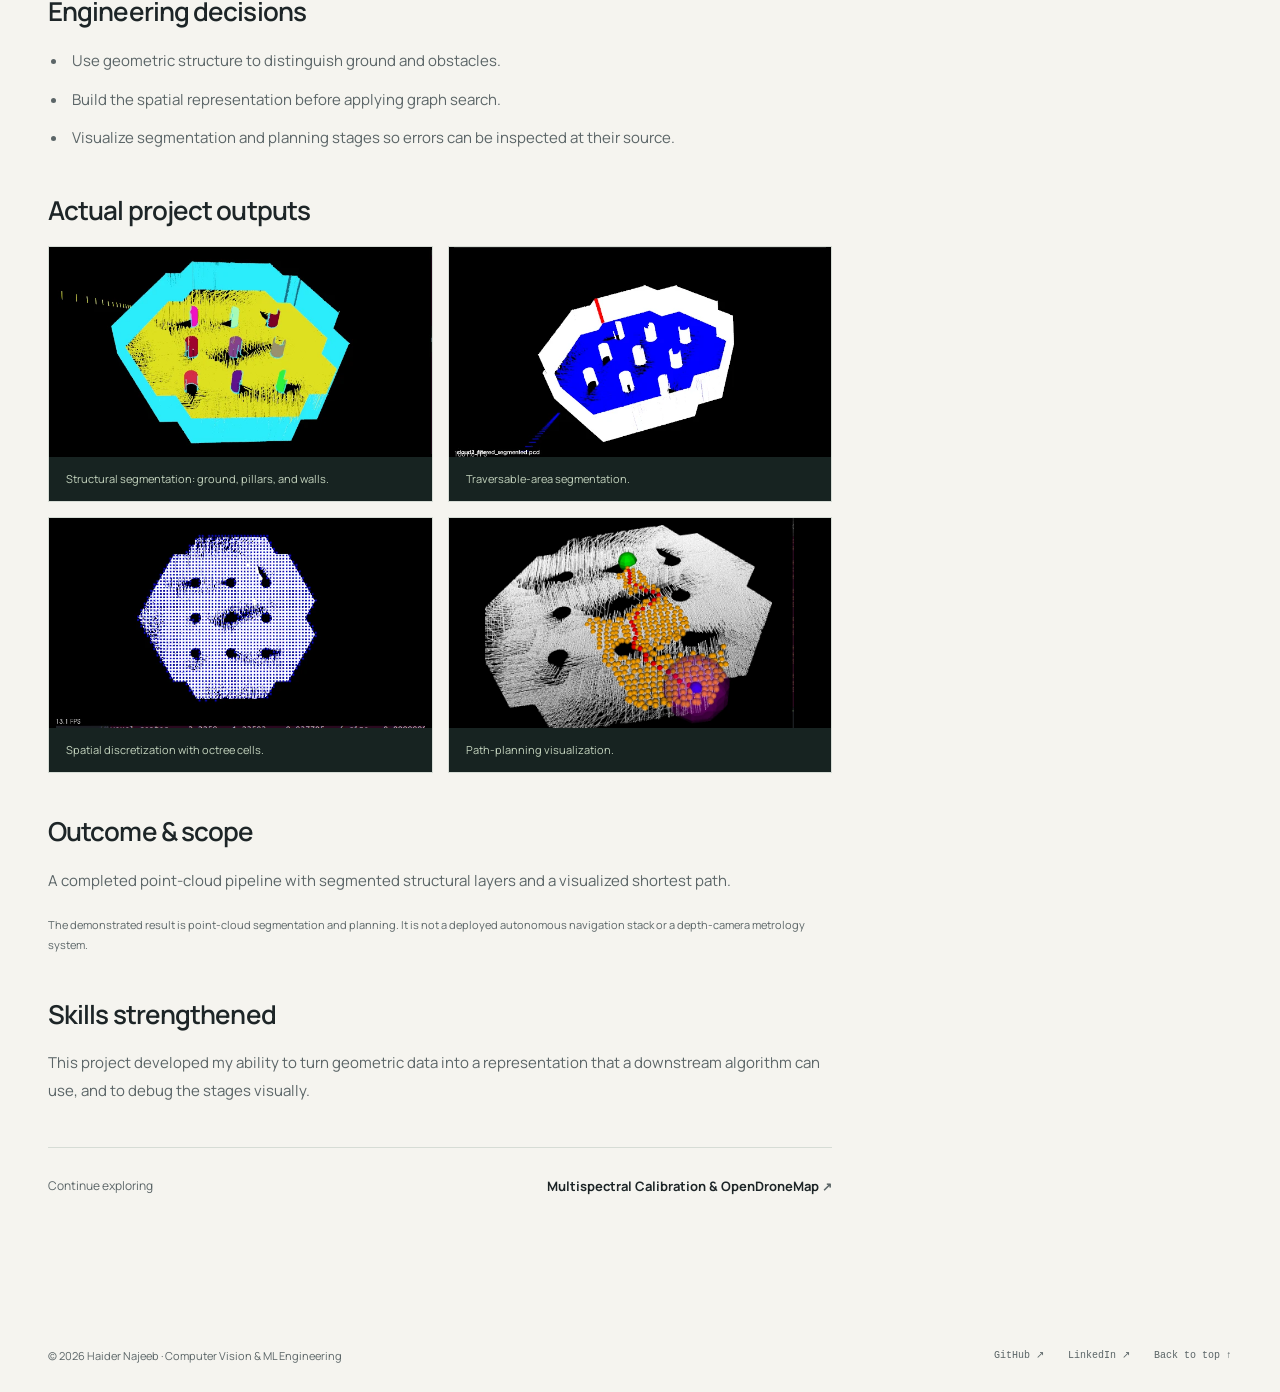
<file: projects/point-cloud-planning.html>
<!doctype html>
<html lang="en"><head><meta charset="utf-8"><meta name="viewport" content="width=device-width,initial-scale=1">
<title>Point-cloud Segmentation &amp; Planning — Haider Najeeb</title><meta name="description" content="A C++/PCL pipeline separating structural geometry, constructing traversable space, and computing shortest paths with A*."><meta name="theme-color" content="#f5f4ef">
<meta property="og:type" content="website"><meta property="og:title" content="Point-cloud Segmentation &amp; Planning — Haider Najeeb"><meta property="og:description" content="A C++/PCL pipeline separating structural geometry, constructing traversable space, and computing shortest paths with A*.">
<meta name="twitter:card" content="summary"><link rel="icon" href="../assets/favicon.svg" type="image/svg+xml">
<link rel="stylesheet" href="../assets/style.css"><link rel="preload" href="../assets/manrope-600.ttf" as="font" type="font/ttf" crossorigin>
<script type="application/ld+json">{"@context": "https://schema.org", "@type": "Person", "name": "Haider Najeeb", "jobTitle": "Computer Vision & ML Engineer", "sameAs": ["https://github.com/HaiderAbasi", "https://www.linkedin.com/in/haider-najeeb-68812516a/"]}</script><script src="../assets/app.js" defer></script></head><body id="top">
<a href="#main" class="skip-link">Skip to content</a><header class="site-header"><div class="wrap header-inner">
<a class="brand" href="../index.html#top" aria-label="Haider Najeeb — home"><span class="monogram">HN</span><span><span class="brand-name">Haider Najeeb</span><span class="brand-role">Computer Vision &amp; ML Engineer</span></span></a>
<nav class="desktop-nav" aria-label="Main navigation"><a href="../index.html#work">Selected work</a><a href="../index.html#expertise">Expertise</a><a href="../index.html#about">About</a><a class="nav-cta" href="../index.html#contact">Let’s talk <span class="arrow" aria-hidden="true">↗</span></a></nav>
<details class="mobile-nav"><summary>Menu <span aria-hidden="true">+</span></summary><nav aria-label="Mobile navigation"><a href="../index.html#work">Selected work</a><a href="../index.html#expertise">Expertise</a><a href="../index.html#about">About</a><a href="../index.html#contact">Let’s talk ↗</a></nav></details>
</div></header><main id="main"><section class="case-hero"><div class="wrap"><a class="back-link" href="../index.html#work">← All selected work</a><div class="eyebrow">CASE STUDY 04 / 3D VISION / GEOMETRY</div><h1>From an unstructured scan to traversable space.</h1><p class="case-project-name">Point-cloud Segmentation &amp; Planning</p><span class="status">Completed client project</span><div class="case-meta"></div></div></section>
<div class="wrap case-main"><article class="case-text"><div class="case-media"><div class="project-visual image-cloud"><img src="../assets/pointcloud.webp" alt="Actual project output: a segmented 3D point cloud with structural obstacles, traversal cells, and colored path-planning markers." loading="lazy" width="1400" height="788"><span class="visual-label">ACTUAL PROJECT OUTPUT</span></div><div class="media-caption">Actual project output.</div></div>
<section class="case-section"><h2>The problem</h2><p>A raw 3D point cloud needs geometric interpretation before a planner can reason about ground, structural obstacles, and a possible route.</p></section><section class="case-section"><h2>My contribution</h2><p>I implemented point-cloud segmentation, navigation preprocessing, and A* path planning for a client project.</p></section><section class="case-section"><h2>What I delivered</h2><ul><li>Segmented ground, cylindrical pillars, and remaining wall structures.</li><li>Traversable-area processing using surface normals, RANSAC, outlier rejection, and octree representation.</li><li>A* shortest-path computation with cost-map and path visualizations.</li></ul></section><section class="case-section"><h2>Engineering decisions</h2><ul><li>Use geometric structure to distinguish ground and obstacles.</li><li>Build the spatial representation before applying graph search.</li><li>Visualize segmentation and planning stages so errors can be inspected at their source.</li></ul></section><section class="case-section" id="outputs"><h2>Actual project outputs</h2><div class="case-gallery"><figure><img src="../assets/pcl-structure.webp" alt="Structural segmentation: ground, pillars, and walls." loading="lazy" width="700" height="440"><figcaption>Structural segmentation: ground, pillars, and walls.</figcaption></figure><figure><img src="../assets/pcl-traversable.webp" alt="Traversable-area segmentation." loading="lazy" width="700" height="440"><figcaption>Traversable-area segmentation.</figcaption></figure><figure><img src="../assets/pcl-octree.webp" alt="Spatial discretization with octree cells." loading="lazy" width="700" height="440"><figcaption>Spatial discretization with octree cells.</figcaption></figure><figure><img src="../assets/pointcloud.webp" alt="Path-planning visualization." loading="lazy" width="700" height="440"><figcaption>Path-planning visualization.</figcaption></figure></div></section><section class="case-section"><h2>Outcome &amp; scope</h2><p>A completed point-cloud pipeline with segmented structural layers and a visualized shortest path.</p><p class="evidence-note">The demonstrated result is point-cloud segmentation and planning. It is not a deployed autonomous navigation stack or a depth-camera metrology system.</p></section><section class="case-section"><h2>Skills strengthened</h2><p>This project developed my ability to turn geometric data into a representation that a downstream algorithm can use, and to debug the stages visually.</p></section>
<div class="next-project"><span>Continue exploring</span><a href="multispectral-calibration.html">Multispectral Calibration &amp; OpenDroneMap <span class="arrow" aria-hidden="true">↗</span></a></div></article>
<aside class="case-sidebar" aria-label="Project result and technical skills"><div><div class="eyebrow">PROJECT RESULT</div><div class="metric">Geometry → route</div><div class="metric-label">Segmentation, spatial representation, A*</div><p class="metric-note">The demonstrated result is point-cloud segmentation and planning. It is not a deployed autonomous navigation stack or a depth-camera metrology system.</p></div><div class="case-skills"><span>C++</span><span>PCL</span><span>Surface normals</span><span>RANSAC</span><span>Octrees</span><span>A*</span><span>3D visualization</span></div></aside></div></main><footer class="site-footer"><div class="wrap footer-inner"><span>© 2026 Haider Najeeb · Computer Vision &amp; ML Engineering</span><div class="footer-links"><a href="https://github.com/HaiderAbasi" target="_blank" rel="noopener noreferrer">GitHub ↗</a><a href="https://www.linkedin.com/in/haider-najeeb-68812516a/" target="_blank" rel="noopener noreferrer">LinkedIn ↗</a><a href="#top">Back to top ↑</a></div></div></footer>
<dialog class="demo-dialog" id="demo-dialog" aria-labelledby="demo-title"><div class="dialog-top"><h2 id="demo-title">Project demo</h2><button class="dialog-close" data-close-dialog aria-label="Close video">×</button></div><div class="demo-frame"><iframe title="Project demo video player" allow="fullscreen; encrypted-media" allowfullscreen referrerpolicy="strict-origin-when-cross-origin"></iframe></div><div class="dialog-foot"><p>Player not loading? Open the original demo in a new tab.</p><a data-demo-fallback href="https://drive.google.com" target="_blank" rel="noopener noreferrer">Open original demo ↗</a></div></dialog>
</body></html>
</file>
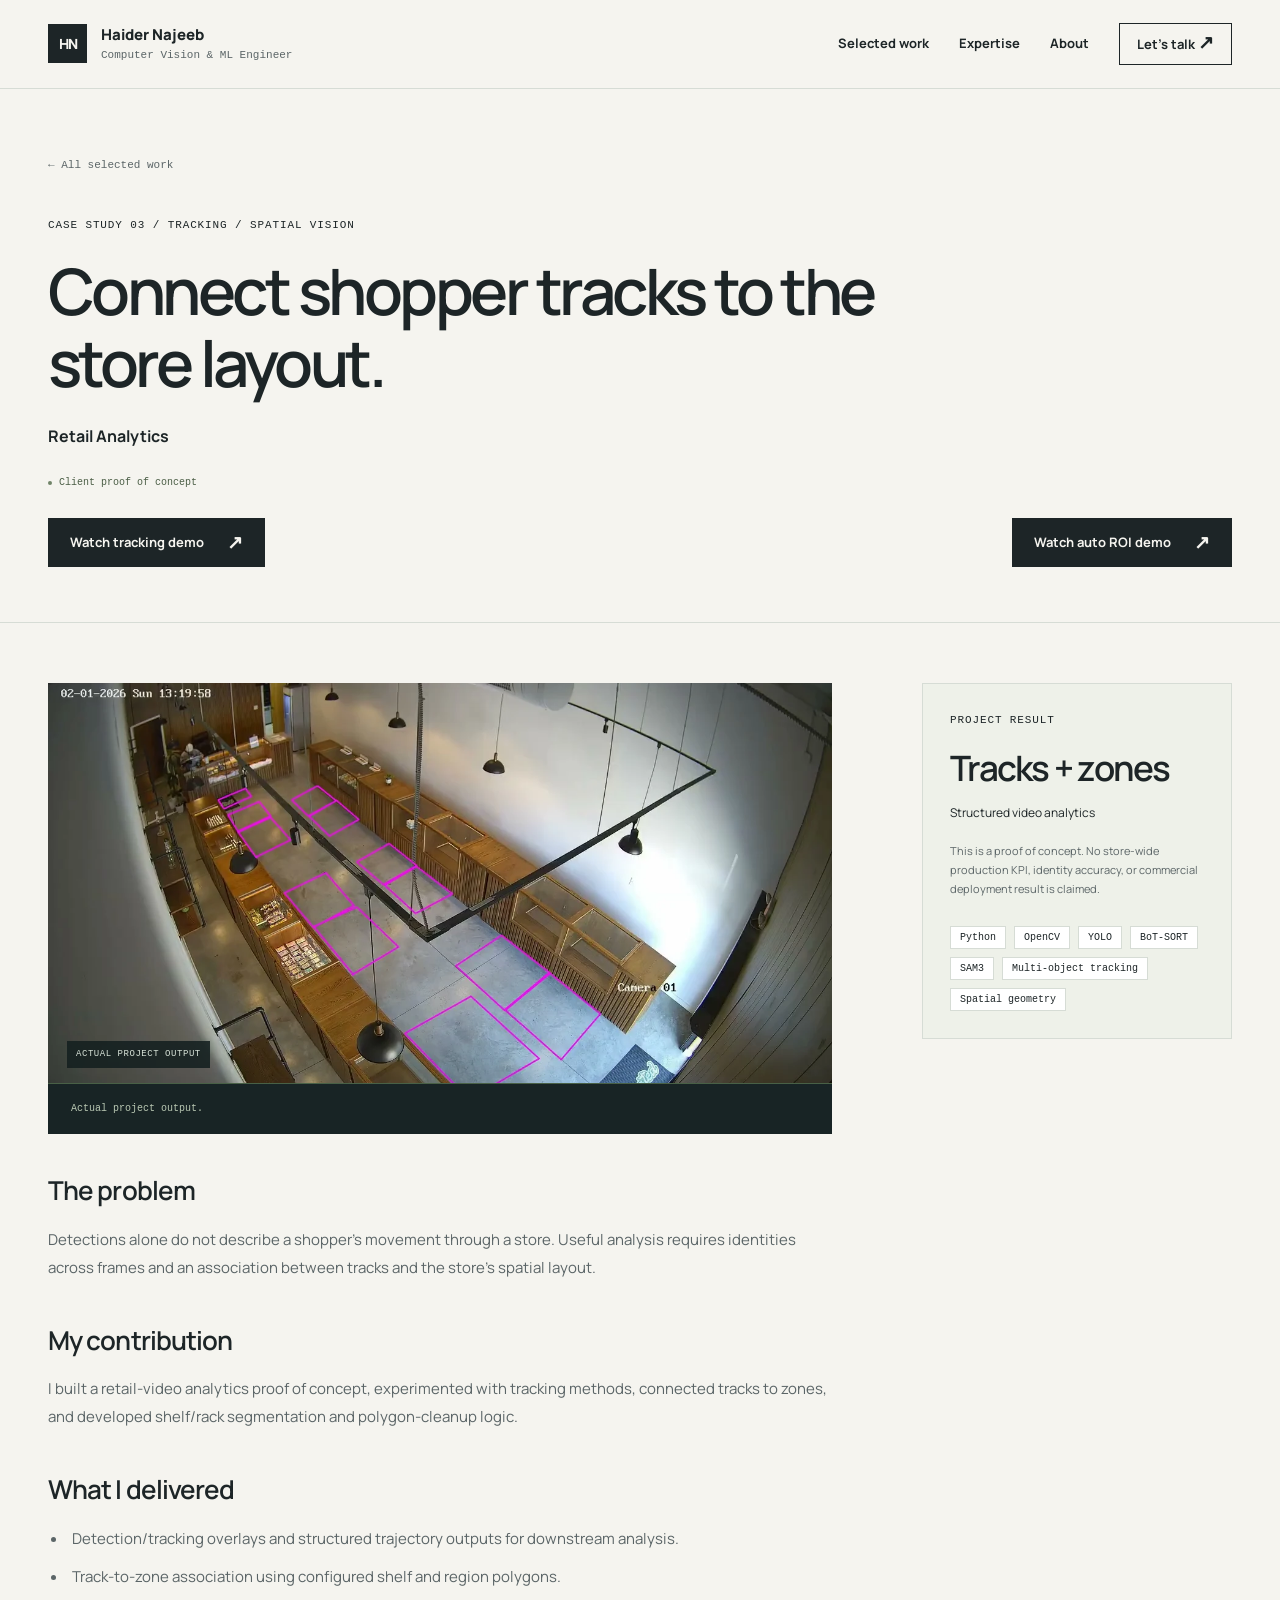
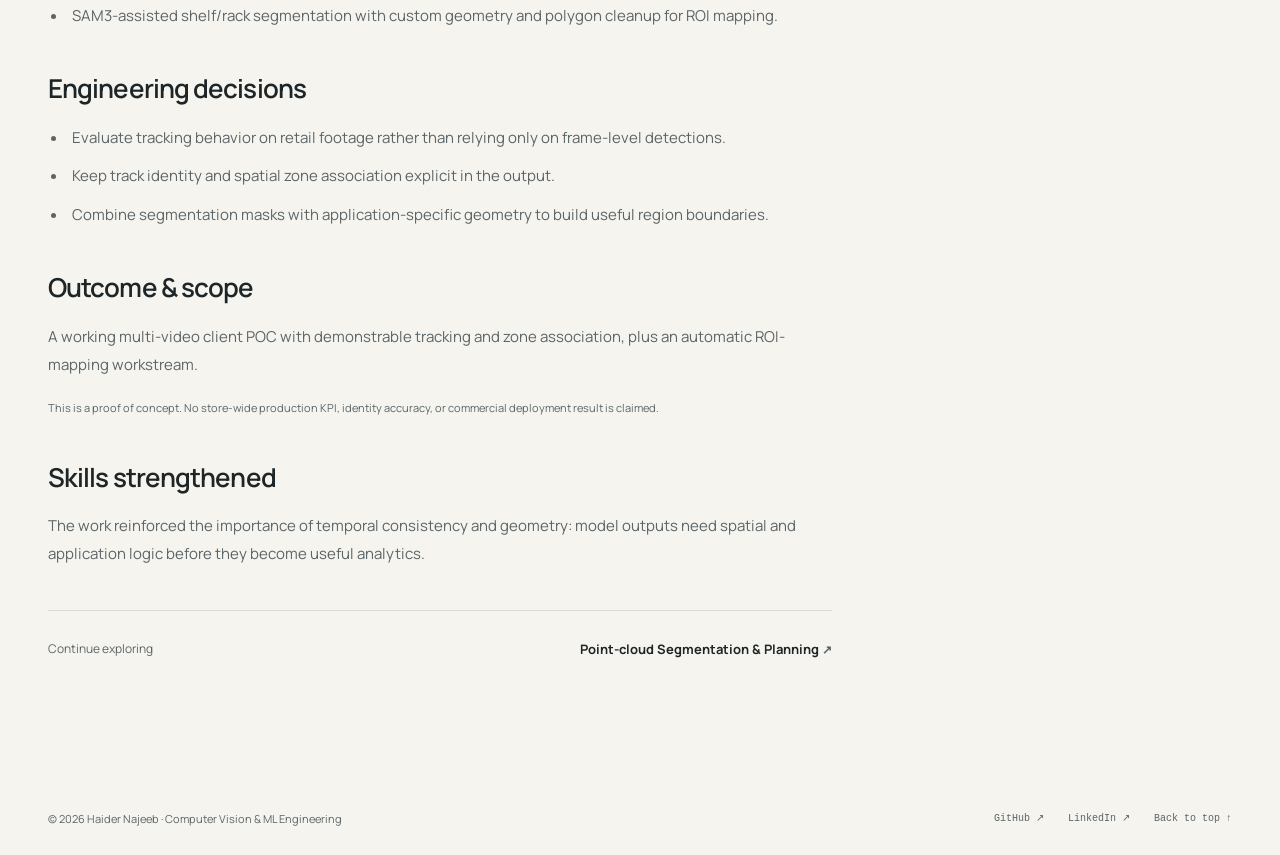
<file: projects/retail-analytics.html>
<!doctype html>
<html lang="en"><head><meta charset="utf-8"><meta name="viewport" content="width=device-width,initial-scale=1">
<title>Retail Analytics — Haider Najeeb</title><meta name="description" content="Person detection and tracking combined with shelf/zone geometry, trajectory outputs, and segmentation-assisted ROI mapping."><meta name="theme-color" content="#f5f4ef">
<meta property="og:type" content="website"><meta property="og:title" content="Retail Analytics — Haider Najeeb"><meta property="og:description" content="Person detection and tracking combined with shelf/zone geometry, trajectory outputs, and segmentation-assisted ROI mapping.">
<meta name="twitter:card" content="summary"><link rel="icon" href="../assets/favicon.svg" type="image/svg+xml">
<link rel="stylesheet" href="../assets/style.css"><link rel="preload" href="../assets/manrope-600.ttf" as="font" type="font/ttf" crossorigin>
<script type="application/ld+json">{"@context": "https://schema.org", "@type": "Person", "name": "Haider Najeeb", "jobTitle": "Computer Vision & ML Engineer", "sameAs": ["https://github.com/HaiderAbasi", "https://www.linkedin.com/in/haider-najeeb-68812516a/"]}</script><script src="../assets/app.js" defer></script></head><body id="top">
<a href="#main" class="skip-link">Skip to content</a><header class="site-header"><div class="wrap header-inner">
<a class="brand" href="../index.html#top" aria-label="Haider Najeeb — home"><span class="monogram">HN</span><span><span class="brand-name">Haider Najeeb</span><span class="brand-role">Computer Vision &amp; ML Engineer</span></span></a>
<nav class="desktop-nav" aria-label="Main navigation"><a href="../index.html#work">Selected work</a><a href="../index.html#expertise">Expertise</a><a href="../index.html#about">About</a><a class="nav-cta" href="../index.html#contact">Let’s talk <span class="arrow" aria-hidden="true">↗</span></a></nav>
<details class="mobile-nav"><summary>Menu <span aria-hidden="true">+</span></summary><nav aria-label="Mobile navigation"><a href="../index.html#work">Selected work</a><a href="../index.html#expertise">Expertise</a><a href="../index.html#about">About</a><a href="../index.html#contact">Let’s talk ↗</a></nav></details>
</div></header><main id="main"><section class="case-hero"><div class="wrap"><a class="back-link" href="../index.html#work">← All selected work</a><div class="eyebrow">CASE STUDY 03 / TRACKING / SPATIAL VISION</div><h1>Connect shopper tracks to the store layout.</h1><p class="case-project-name">Retail Analytics</p><span class="status">Client proof of concept</span><div class="case-meta"><a class="btn btn-dark" href="https://drive.google.com/file/d/1moCDXfmgpSjAsOI9XXDegYC0fCG_Xuho/view" target="_blank" rel="noopener noreferrer" data-embed="https://drive.google.com/file/d/1moCDXfmgpSjAsOI9XXDegYC0fCG_Xuho/preview" data-demo-title="Retail Analytics · Watch tracking demo">Watch tracking demo <span class="arrow" aria-hidden="true">↗</span></a> <a class="btn btn-dark" href="https://drive.google.com/file/d/1yZMlEbT5DWLjHaVdqEgN52w5Z1DtRs71/view" target="_blank" rel="noopener noreferrer" data-embed="https://drive.google.com/file/d/1yZMlEbT5DWLjHaVdqEgN52w5Z1DtRs71/preview" data-demo-title="Retail Analytics · Watch auto ROI demo">Watch auto ROI demo <span class="arrow" aria-hidden="true">↗</span></a></div></div></section>
<div class="wrap case-main"><article class="case-text"><div class="case-media"><div class="project-visual"><img src="../assets/retail.webp" alt="Actual retail analytics demo showing shopper tracks and colored shelf-zone polygons in an overhead store view." loading="lazy" width="1400" height="788"><span class="visual-label">ACTUAL PROJECT OUTPUT</span></div><div class="media-caption">Actual project output.</div></div>
<section class="case-section"><h2>The problem</h2><p>Detections alone do not describe a shopper&#x27;s movement through a store. Useful analysis requires identities across frames and an association between tracks and the store&#x27;s spatial layout.</p></section><section class="case-section"><h2>My contribution</h2><p>I built a retail-video analytics proof of concept, experimented with tracking methods, connected tracks to zones, and developed shelf/rack segmentation and polygon-cleanup logic.</p></section><section class="case-section"><h2>What I delivered</h2><ul><li>Detection/tracking overlays and structured trajectory outputs for downstream analysis.</li><li>Track-to-zone association using configured shelf and region polygons.</li><li>SAM3-assisted shelf/rack segmentation with custom geometry and polygon cleanup for ROI mapping.</li></ul></section><section class="case-section"><h2>Engineering decisions</h2><ul><li>Evaluate tracking behavior on retail footage rather than relying only on frame-level detections.</li><li>Keep track identity and spatial zone association explicit in the output.</li><li>Combine segmentation masks with application-specific geometry to build useful region boundaries.</li></ul></section><section class="case-section"><h2>Outcome &amp; scope</h2><p>A working multi-video client POC with demonstrable tracking and zone association, plus an automatic ROI-mapping workstream.</p><p class="evidence-note">This is a proof of concept. No store-wide production KPI, identity accuracy, or commercial deployment result is claimed.</p></section><section class="case-section"><h2>Skills strengthened</h2><p>The work reinforced the importance of temporal consistency and geometry: model outputs need spatial and application logic before they become useful analytics.</p></section>
<div class="next-project"><span>Continue exploring</span><a href="point-cloud-planning.html">Point-cloud Segmentation &amp; Planning <span class="arrow" aria-hidden="true">↗</span></a></div></article>
<aside class="case-sidebar" aria-label="Project result and technical skills"><div><div class="eyebrow">PROJECT RESULT</div><div class="metric">Tracks + zones</div><div class="metric-label">Structured video analytics</div><p class="metric-note">This is a proof of concept. No store-wide production KPI, identity accuracy, or commercial deployment result is claimed.</p></div><div class="case-skills"><span>Python</span><span>OpenCV</span><span>YOLO</span><span>BoT-SORT</span><span>SAM3</span><span>Multi-object tracking</span><span>Spatial geometry</span></div></aside></div></main><footer class="site-footer"><div class="wrap footer-inner"><span>© 2026 Haider Najeeb · Computer Vision &amp; ML Engineering</span><div class="footer-links"><a href="https://github.com/HaiderAbasi" target="_blank" rel="noopener noreferrer">GitHub ↗</a><a href="https://www.linkedin.com/in/haider-najeeb-68812516a/" target="_blank" rel="noopener noreferrer">LinkedIn ↗</a><a href="#top">Back to top ↑</a></div></div></footer>
<dialog class="demo-dialog" id="demo-dialog" aria-labelledby="demo-title"><div class="dialog-top"><h2 id="demo-title">Project demo</h2><button class="dialog-close" data-close-dialog aria-label="Close video">×</button></div><div class="demo-frame"><iframe title="Project demo video player" allow="fullscreen; encrypted-media" allowfullscreen referrerpolicy="strict-origin-when-cross-origin"></iframe></div><div class="dialog-foot"><p>Player not loading? Open the original demo in a new tab.</p><a data-demo-fallback href="https://drive.google.com" target="_blank" rel="noopener noreferrer">Open original demo ↗</a></div></dialog>
</body></html>
</file>
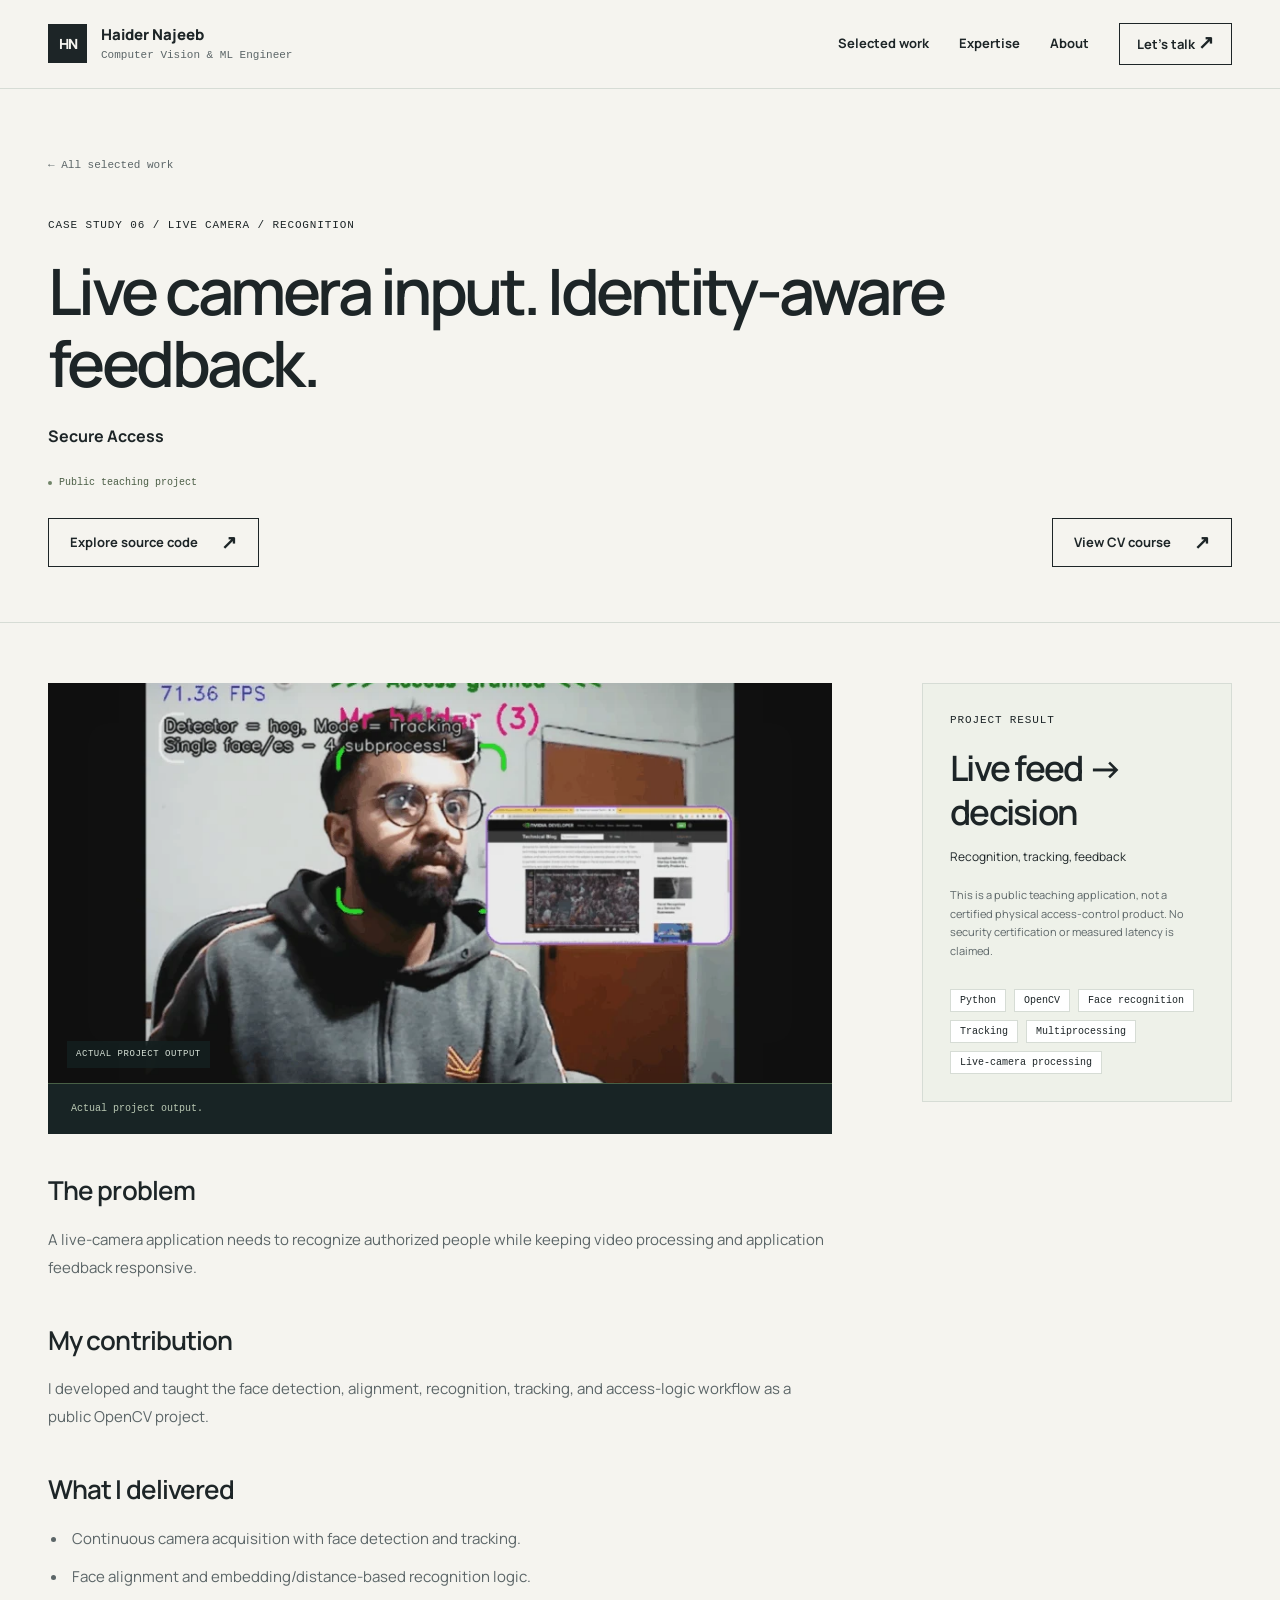
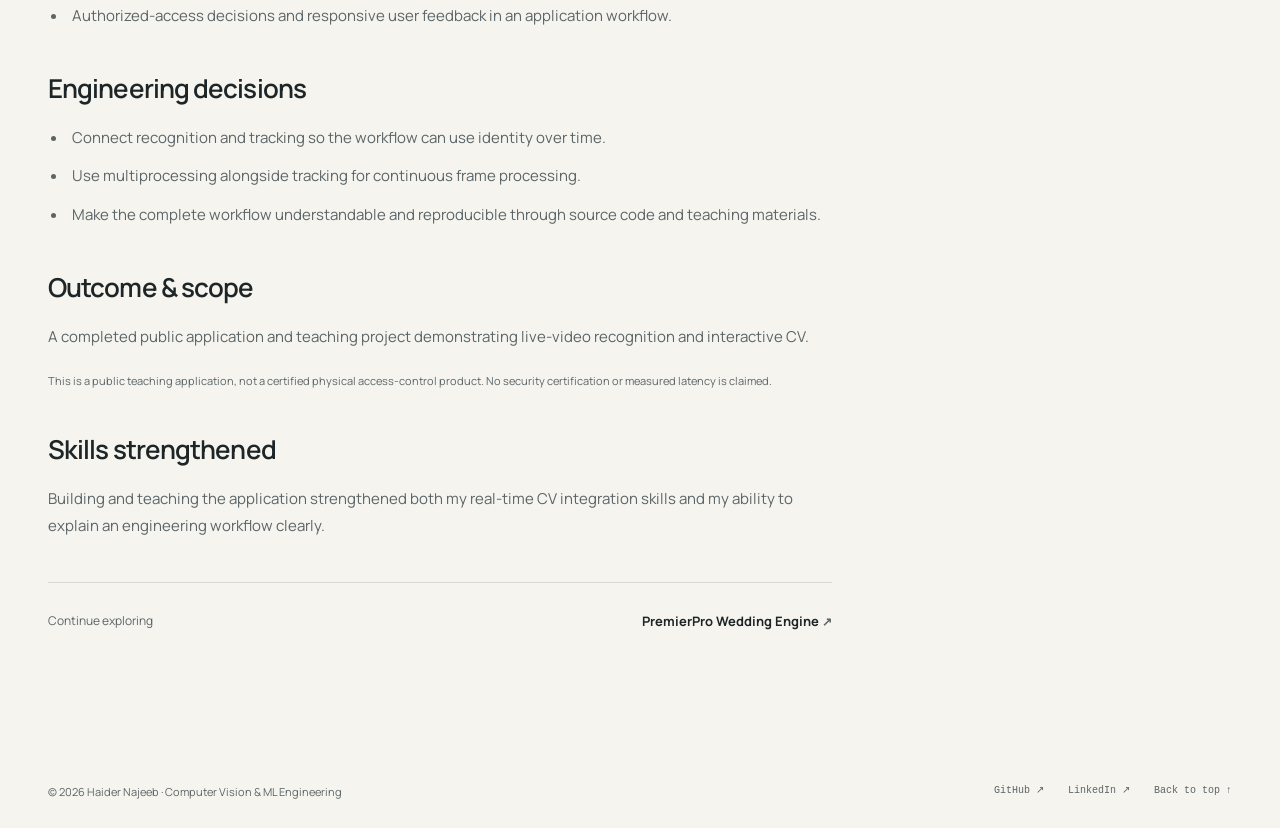
<file: projects/secure-access.html>
<!doctype html>
<html lang="en"><head><meta charset="utf-8"><meta name="viewport" content="width=device-width,initial-scale=1">
<title>Secure Access — Haider Najeeb</title><meta name="description" content="A public webcam application connecting face detection, recognition, and tracking to immediate access feedback."><meta name="theme-color" content="#f5f4ef">
<meta property="og:type" content="website"><meta property="og:title" content="Secure Access — Haider Najeeb"><meta property="og:description" content="A public webcam application connecting face detection, recognition, and tracking to immediate access feedback.">
<meta name="twitter:card" content="summary"><link rel="icon" href="../assets/favicon.svg" type="image/svg+xml">
<link rel="stylesheet" href="../assets/style.css"><link rel="preload" href="../assets/manrope-600.ttf" as="font" type="font/ttf" crossorigin>
<script type="application/ld+json">{"@context": "https://schema.org", "@type": "Person", "name": "Haider Najeeb", "jobTitle": "Computer Vision & ML Engineer", "sameAs": ["https://github.com/HaiderAbasi", "https://www.linkedin.com/in/haider-najeeb-68812516a/"]}</script><script src="../assets/app.js" defer></script></head><body id="top">
<a href="#main" class="skip-link">Skip to content</a><header class="site-header"><div class="wrap header-inner">
<a class="brand" href="../index.html#top" aria-label="Haider Najeeb — home"><span class="monogram">HN</span><span><span class="brand-name">Haider Najeeb</span><span class="brand-role">Computer Vision &amp; ML Engineer</span></span></a>
<nav class="desktop-nav" aria-label="Main navigation"><a href="../index.html#work">Selected work</a><a href="../index.html#expertise">Expertise</a><a href="../index.html#about">About</a><a class="nav-cta" href="../index.html#contact">Let’s talk <span class="arrow" aria-hidden="true">↗</span></a></nav>
<details class="mobile-nav"><summary>Menu <span aria-hidden="true">+</span></summary><nav aria-label="Mobile navigation"><a href="../index.html#work">Selected work</a><a href="../index.html#expertise">Expertise</a><a href="../index.html#about">About</a><a href="../index.html#contact">Let’s talk ↗</a></nav></details>
</div></header><main id="main"><section class="case-hero"><div class="wrap"><a class="back-link" href="../index.html#work">← All selected work</a><div class="eyebrow">CASE STUDY 06 / LIVE CAMERA / RECOGNITION</div><h1>Live camera input. Identity-aware feedback.</h1><p class="case-project-name">Secure Access</p><span class="status">Public teaching project</span><div class="case-meta"><a class="btn" href="https://github.com/HaiderAbasi/OpenCV-Secure-Access" target="_blank" rel="noopener noreferrer">Explore source code <span class="arrow" aria-hidden="true">↗</span></a> <a class="btn" href="https://www.udemy.com/course/computer-vision-2022-masterclass-with-opencv4-and-python/" target="_blank" rel="noopener noreferrer">View CV course <span class="arrow" aria-hidden="true">↗</span></a></div></div></section>
<div class="wrap case-main"><article class="case-text"><div class="case-media"><div class="project-visual"><img src="../assets/secure-access.webp" alt="Actual Secure Access demo frame showing tracked face recognition and authorized-access feedback." loading="lazy" width="1400" height="788"><span class="visual-label">ACTUAL PROJECT OUTPUT</span></div><div class="media-caption">Actual project output.</div></div>
<section class="case-section"><h2>The problem</h2><p>A live-camera application needs to recognize authorized people while keeping video processing and application feedback responsive.</p></section><section class="case-section"><h2>My contribution</h2><p>I developed and taught the face detection, alignment, recognition, tracking, and access-logic workflow as a public OpenCV project.</p></section><section class="case-section"><h2>What I delivered</h2><ul><li>Continuous camera acquisition with face detection and tracking.</li><li>Face alignment and embedding/distance-based recognition logic.</li><li>Authorized-access decisions and responsive user feedback in an application workflow.</li></ul></section><section class="case-section"><h2>Engineering decisions</h2><ul><li>Connect recognition and tracking so the workflow can use identity over time.</li><li>Use multiprocessing alongside tracking for continuous frame processing.</li><li>Make the complete workflow understandable and reproducible through source code and teaching materials.</li></ul></section><section class="case-section"><h2>Outcome &amp; scope</h2><p>A completed public application and teaching project demonstrating live-video recognition and interactive CV.</p><p class="evidence-note">This is a public teaching application, not a certified physical access-control product. No security certification or measured latency is claimed.</p></section><section class="case-section"><h2>Skills strengthened</h2><p>Building and teaching the application strengthened both my real-time CV integration skills and my ability to explain an engineering workflow clearly.</p></section>
<div class="next-project"><span>Continue exploring</span><a href="wedding-engine.html">PremierPro Wedding Engine <span class="arrow" aria-hidden="true">↗</span></a></div></article>
<aside class="case-sidebar" aria-label="Project result and technical skills"><div><div class="eyebrow">PROJECT RESULT</div><div class="metric">Live feed → decision</div><div class="metric-label">Recognition, tracking, feedback</div><p class="metric-note">This is a public teaching application, not a certified physical access-control product. No security certification or measured latency is claimed.</p></div><div class="case-skills"><span>Python</span><span>OpenCV</span><span>Face recognition</span><span>Tracking</span><span>Multiprocessing</span><span>Live-camera processing</span></div></aside></div></main><footer class="site-footer"><div class="wrap footer-inner"><span>© 2026 Haider Najeeb · Computer Vision &amp; ML Engineering</span><div class="footer-links"><a href="https://github.com/HaiderAbasi" target="_blank" rel="noopener noreferrer">GitHub ↗</a><a href="https://www.linkedin.com/in/haider-najeeb-68812516a/" target="_blank" rel="noopener noreferrer">LinkedIn ↗</a><a href="#top">Back to top ↑</a></div></div></footer>
<dialog class="demo-dialog" id="demo-dialog" aria-labelledby="demo-title"><div class="dialog-top"><h2 id="demo-title">Project demo</h2><button class="dialog-close" data-close-dialog aria-label="Close video">×</button></div><div class="demo-frame"><iframe title="Project demo video player" allow="fullscreen; encrypted-media" allowfullscreen referrerpolicy="strict-origin-when-cross-origin"></iframe></div><div class="dialog-foot"><p>Player not loading? Open the original demo in a new tab.</p><a data-demo-fallback href="https://drive.google.com" target="_blank" rel="noopener noreferrer">Open original demo ↗</a></div></dialog>
</body></html>
</file>
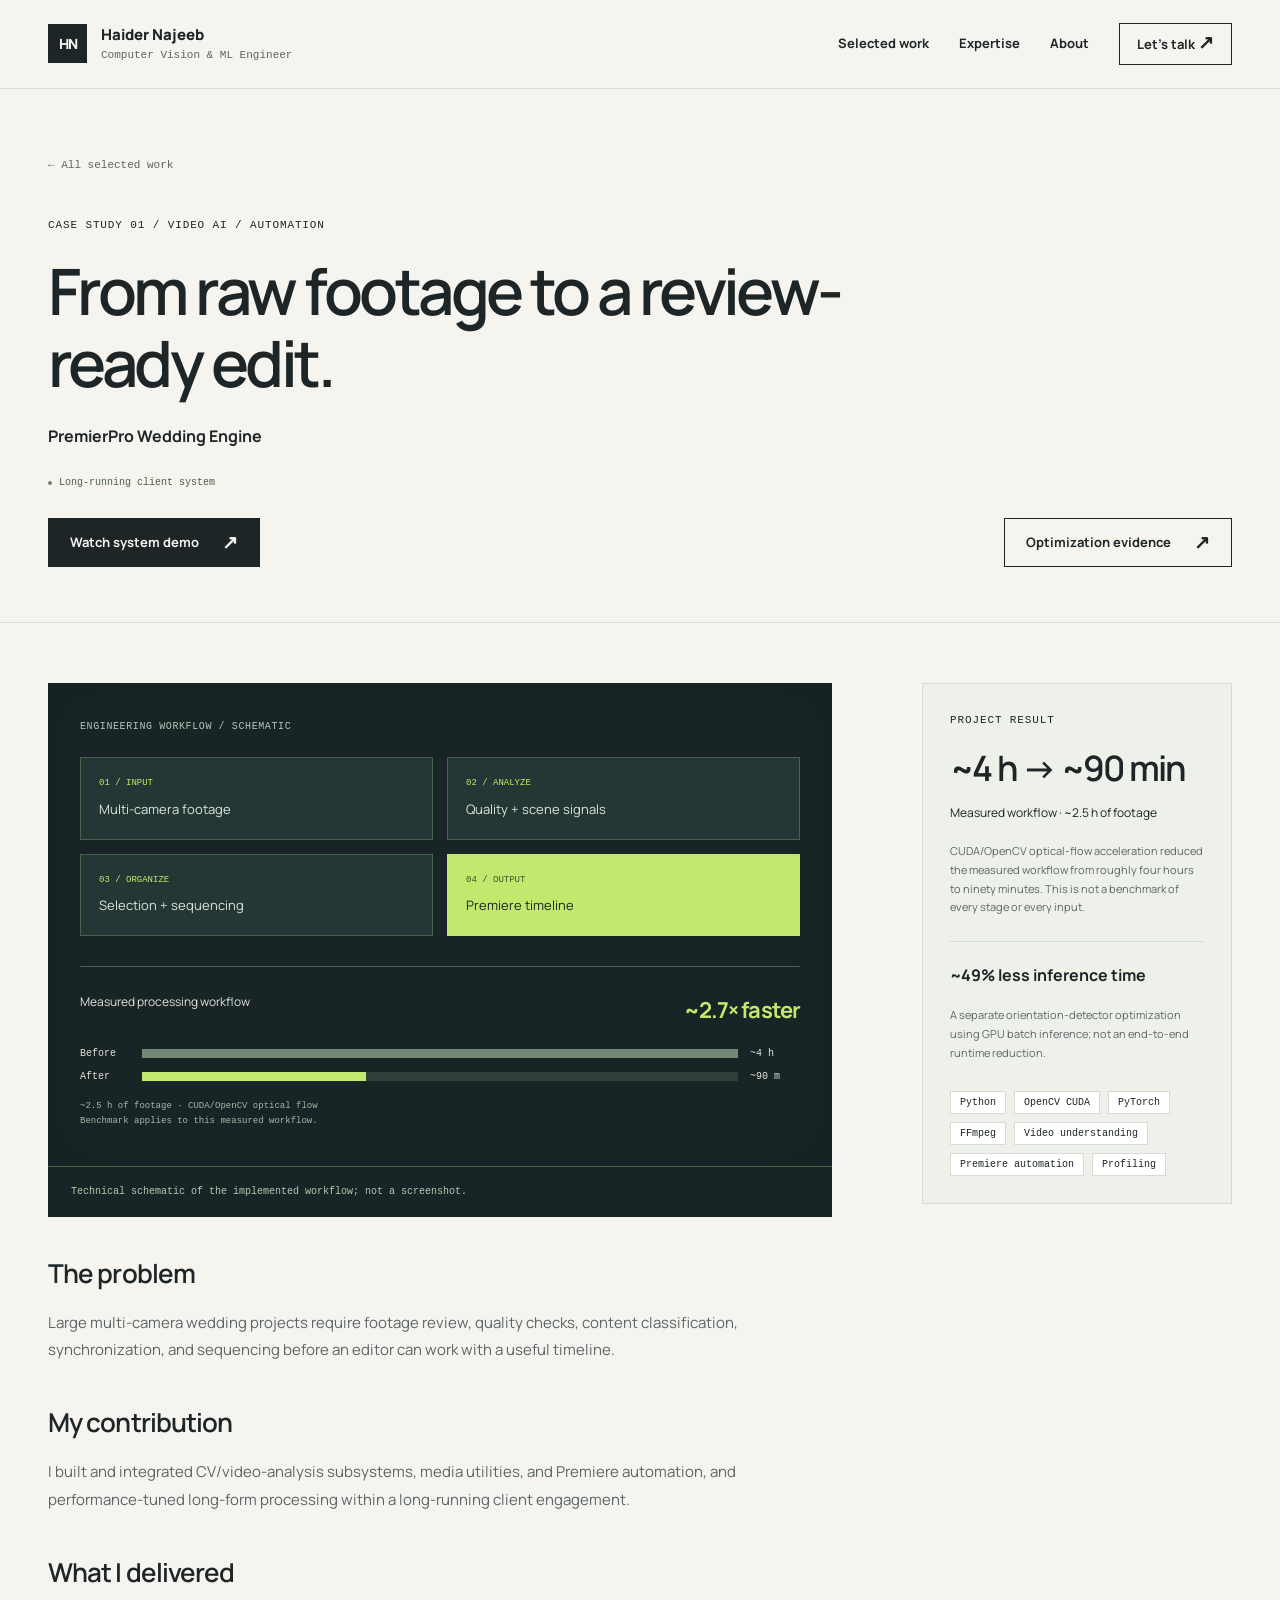
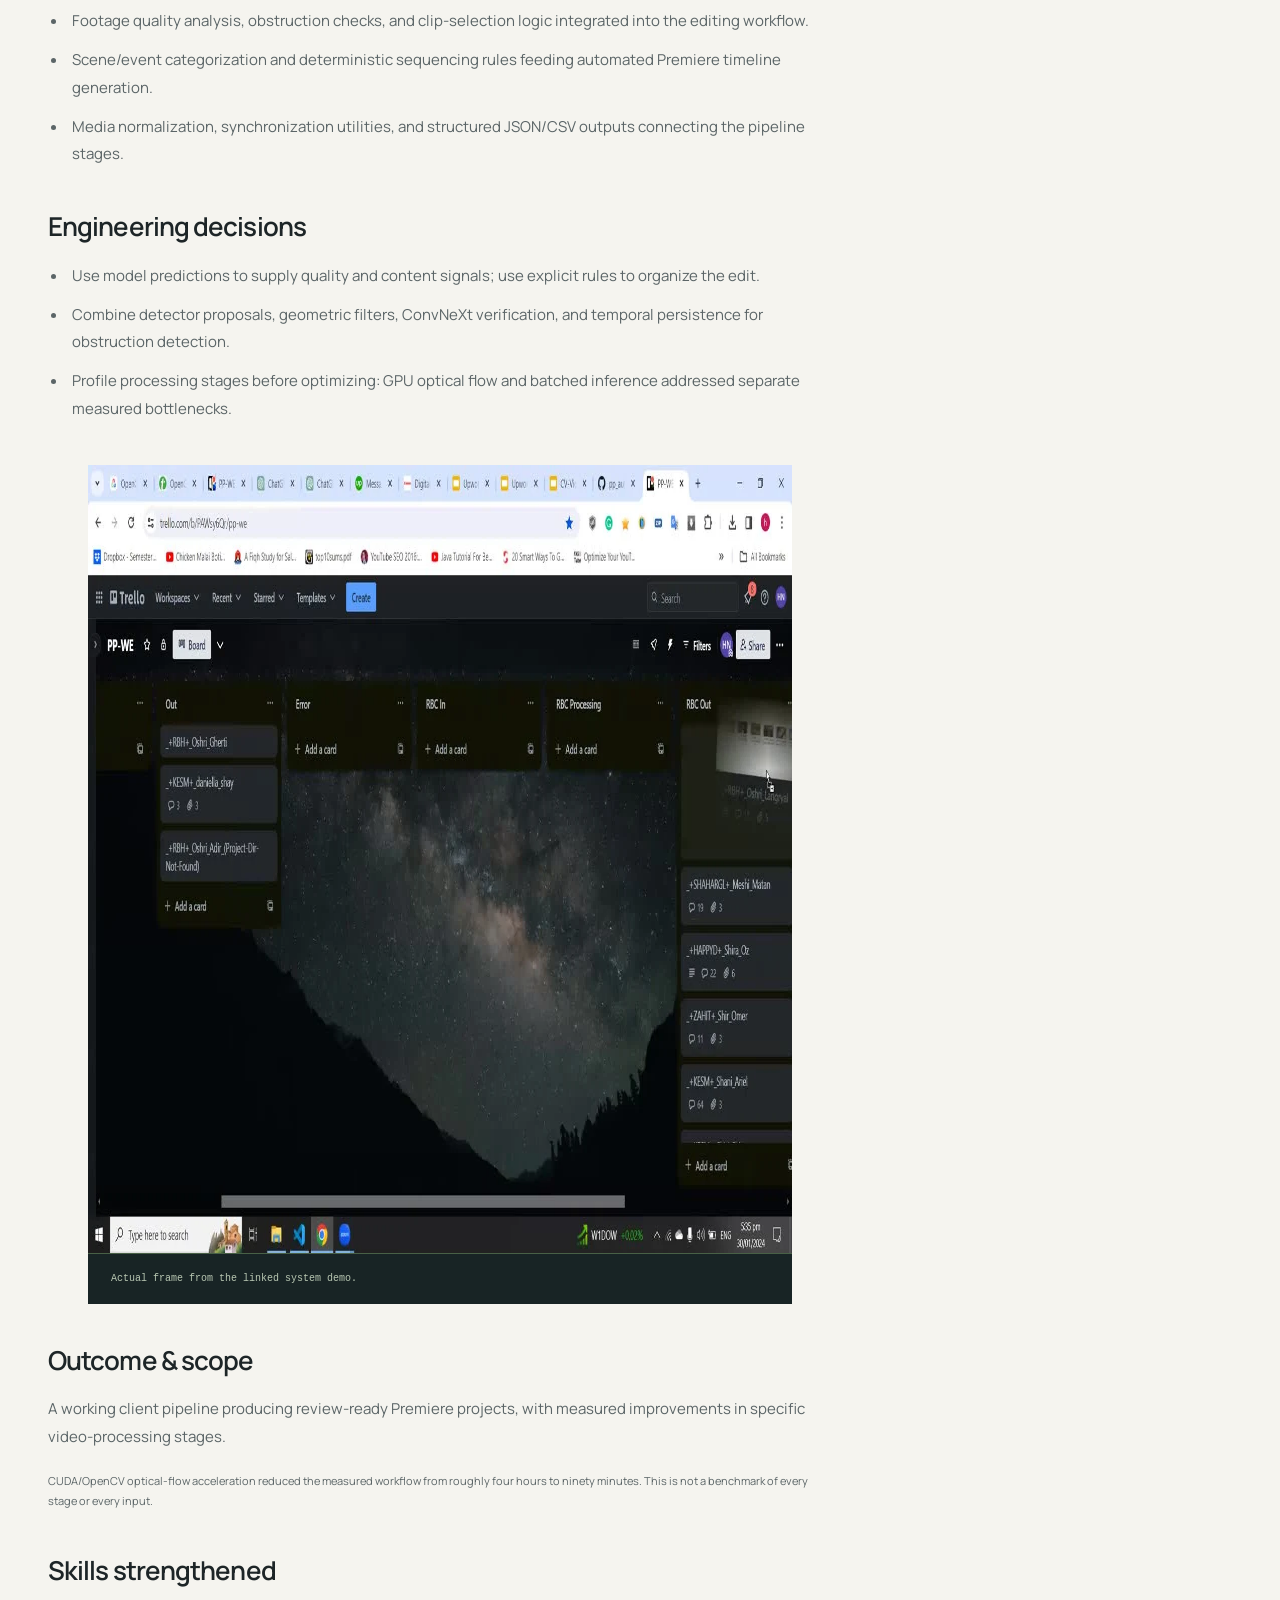
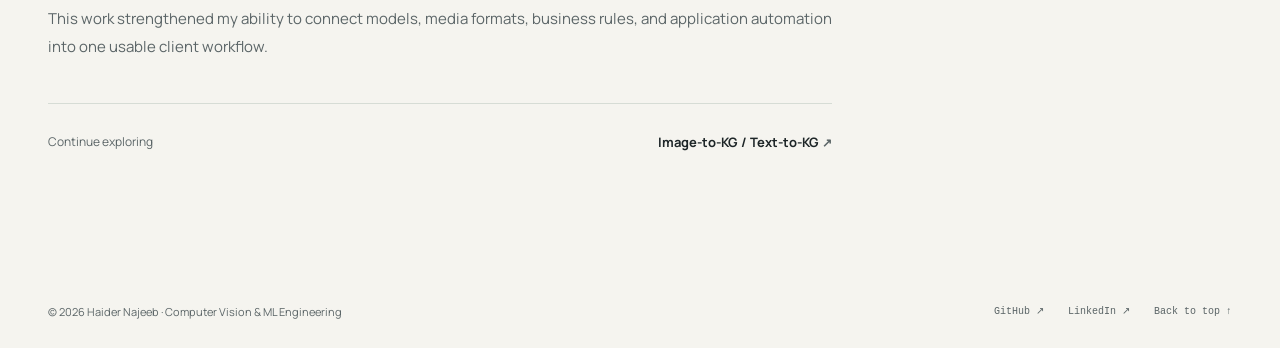
<file: projects/wedding-engine.html>
<!doctype html>
<html lang="en"><head><meta charset="utf-8"><meta name="viewport" content="width=device-width,initial-scale=1">
<title>PremierPro Wedding Engine — Haider Najeeb</title><meta name="description" content="An integrated video-analysis and editing pipeline that turns multi-camera wedding footage into review-ready Adobe Premiere timelines."><meta name="theme-color" content="#f5f4ef">
<meta property="og:type" content="website"><meta property="og:title" content="PremierPro Wedding Engine — Haider Najeeb"><meta property="og:description" content="An integrated video-analysis and editing pipeline that turns multi-camera wedding footage into review-ready Adobe Premiere timelines.">
<meta name="twitter:card" content="summary"><link rel="icon" href="../assets/favicon.svg" type="image/svg+xml">
<link rel="stylesheet" href="../assets/style.css"><link rel="preload" href="../assets/manrope-600.ttf" as="font" type="font/ttf" crossorigin>
<script type="application/ld+json">{"@context": "https://schema.org", "@type": "Person", "name": "Haider Najeeb", "jobTitle": "Computer Vision & ML Engineer", "sameAs": ["https://github.com/HaiderAbasi", "https://www.linkedin.com/in/haider-najeeb-68812516a/"]}</script><script src="../assets/app.js" defer></script></head><body id="top">
<a href="#main" class="skip-link">Skip to content</a><header class="site-header"><div class="wrap header-inner">
<a class="brand" href="../index.html#top" aria-label="Haider Najeeb — home"><span class="monogram">HN</span><span><span class="brand-name">Haider Najeeb</span><span class="brand-role">Computer Vision &amp; ML Engineer</span></span></a>
<nav class="desktop-nav" aria-label="Main navigation"><a href="../index.html#work">Selected work</a><a href="../index.html#expertise">Expertise</a><a href="../index.html#about">About</a><a class="nav-cta" href="../index.html#contact">Let’s talk <span class="arrow" aria-hidden="true">↗</span></a></nav>
<details class="mobile-nav"><summary>Menu <span aria-hidden="true">+</span></summary><nav aria-label="Mobile navigation"><a href="../index.html#work">Selected work</a><a href="../index.html#expertise">Expertise</a><a href="../index.html#about">About</a><a href="../index.html#contact">Let’s talk ↗</a></nav></details>
</div></header><main id="main"><section class="case-hero"><div class="wrap"><a class="back-link" href="../index.html#work">← All selected work</a><div class="eyebrow">CASE STUDY 01 / VIDEO AI / AUTOMATION</div><h1>From raw footage to a review-ready edit.</h1><p class="case-project-name">PremierPro Wedding Engine</p><span class="status">Long-running client system</span><div class="case-meta"><a class="btn btn-dark" href="https://drive.google.com/file/d/1-uYnNa-nsTW479l26SPg1tfG82WlYjgc/view" target="_blank" rel="noopener noreferrer" data-embed="https://drive.google.com/file/d/1-uYnNa-nsTW479l26SPg1tfG82WlYjgc/preview" data-demo-title="PremierPro Wedding Engine · Watch system demo">Watch system demo <span class="arrow" aria-hidden="true">↗</span></a> <a class="btn" href="https://docs.google.com/presentation/d/1uQ9WT5xaTN4sb1faGKxvlypNPuQfeT7RoT-_XzHNH6A/edit" target="_blank" rel="noopener noreferrer">Optimization evidence <span class="arrow" aria-hidden="true">↗</span></a></div></div></section>
<div class="wrap case-main"><article class="case-text"><div class="case-media"><div class="project-visual"><div class="pipeline-art"><div class="art-label">ENGINEERING WORKFLOW / SCHEMATIC</div><div class="pipeline-grid"><div class="pipeline-step"><small>01 / INPUT</small>Multi-camera footage</div><div class="pipeline-step"><small>02 / ANALYZE</small>Quality + scene signals</div><div class="pipeline-step"><small>03 / ORGANIZE</small>Selection + sequencing</div><div class="pipeline-step out"><small>04 / OUTPUT</small>Premiere timeline</div></div><div class="runtime"><div class="runtime-header"><span>Measured processing workflow</span><strong>~2.7× faster</strong></div><div class="runtime-row"><span>Before</span><div class="bar-track"><div class="bar"></div></div><span>~4 h</span></div><div class="runtime-row"><span>After</span><div class="bar-track"><div class="bar after"></div></div><span>~90 m</span></div><div class="runtime-note">~2.5 h of footage · CUDA/OpenCV optical flow<br>Benchmark applies to this measured workflow.</div></div></div></div><div class="media-caption">Technical schematic of the implemented workflow; not a screenshot.</div></div>
<section class="case-section"><h2>The problem</h2><p>Large multi-camera wedding projects require footage review, quality checks, content classification, synchronization, and sequencing before an editor can work with a useful timeline.</p></section><section class="case-section"><h2>My contribution</h2><p>I built and integrated CV/video-analysis subsystems, media utilities, and Premiere automation, and performance-tuned long-form processing within a long-running client engagement.</p></section><section class="case-section"><h2>What I delivered</h2><ul><li>Footage quality analysis, obstruction checks, and clip-selection logic integrated into the editing workflow.</li><li>Scene/event categorization and deterministic sequencing rules feeding automated Premiere timeline generation.</li><li>Media normalization, synchronization utilities, and structured JSON/CSV outputs connecting the pipeline stages.</li></ul></section><section class="case-section"><h2>Engineering decisions</h2><ul><li>Use model predictions to supply quality and content signals; use explicit rules to organize the edit.</li><li>Combine detector proposals, geometric filters, ConvNeXt verification, and temporal persistence for obstruction detection.</li><li>Profile processing stages before optimizing: GPU optical flow and batched inference addressed separate measured bottlenecks.</li></ul></section><figure class="case-media"><img src="../assets/ppwe-output.webp" alt="Actual frame from the PremierPro Wedding Engine demo." loading="lazy" width="1400" height="788"><figcaption class="media-caption">Actual frame from the linked system demo.</figcaption></figure><section class="case-section"><h2>Outcome &amp; scope</h2><p>A working client pipeline producing review-ready Premiere projects, with measured improvements in specific video-processing stages.</p><p class="evidence-note">CUDA/OpenCV optical-flow acceleration reduced the measured workflow from roughly four hours to ninety minutes. This is not a benchmark of every stage or every input.</p></section><section class="case-section"><h2>Skills strengthened</h2><p>This work strengthened my ability to connect models, media formats, business rules, and application automation into one usable client workflow.</p></section>
<div class="next-project"><span>Continue exploring</span><a href="image-to-kg.html">Image-to-KG / Text-to-KG <span class="arrow" aria-hidden="true">↗</span></a></div></article>
<aside class="case-sidebar" aria-label="Project result and technical skills"><div><div class="eyebrow">PROJECT RESULT</div><div class="metric">~4 h → ~90 min</div><div class="metric-label">Measured workflow · ~2.5 h of footage</div><p class="metric-note">CUDA/OpenCV optical-flow acceleration reduced the measured workflow from roughly four hours to ninety minutes. This is not a benchmark of every stage or every input.</p><div class="secondary-metric">~49% less inference time</div><p class="metric-note">A separate orientation-detector optimization using GPU batch inference; not an end-to-end runtime reduction.</p></div><div class="case-skills"><span>Python</span><span>OpenCV CUDA</span><span>PyTorch</span><span>FFmpeg</span><span>Video understanding</span><span>Premiere automation</span><span>Profiling</span></div></aside></div></main><footer class="site-footer"><div class="wrap footer-inner"><span>© 2026 Haider Najeeb · Computer Vision &amp; ML Engineering</span><div class="footer-links"><a href="https://github.com/HaiderAbasi" target="_blank" rel="noopener noreferrer">GitHub ↗</a><a href="https://www.linkedin.com/in/haider-najeeb-68812516a/" target="_blank" rel="noopener noreferrer">LinkedIn ↗</a><a href="#top">Back to top ↑</a></div></div></footer>
<dialog class="demo-dialog" id="demo-dialog" aria-labelledby="demo-title"><div class="dialog-top"><h2 id="demo-title">Project demo</h2><button class="dialog-close" data-close-dialog aria-label="Close video">×</button></div><div class="demo-frame"><iframe title="Project demo video player" allow="fullscreen; encrypted-media" allowfullscreen referrerpolicy="strict-origin-when-cross-origin"></iframe></div><div class="dialog-foot"><p>Player not loading? Open the original demo in a new tab.</p><a data-demo-fallback href="https://drive.google.com" target="_blank" rel="noopener noreferrer">Open original demo ↗</a></div></dialog>
</body></html>
</file>
<file: assets/style.css>
@font-face{font-family:Manrope;src:url('manrope-400.ttf') format('truetype');font-display:swap;font-weight:400}
@font-face{font-family:Manrope;src:url('manrope-500.ttf') format('truetype');font-display:swap;font-weight:500}
@font-face{font-family:Manrope;src:url('manrope-600.ttf') format('truetype');font-display:swap;font-weight:600}
@font-face{font-family:Manrope;src:url('manrope-700.ttf') format('truetype');font-display:swap;font-weight:700}
@font-face{font-family:Manrope;src:url('manrope-800.ttf') format('truetype');font-display:swap;font-weight:800}
:root{--paper:#f5f4ef;--white:#fff;--ink:#1d2527;--muted:#5b6567;--line:#d6dcd5;--accent:#c2e96e;--deep:#182425;--mono:ui-monospace,SFMono-Regular,Consolas,monospace;--sans:Manrope,Arial,sans-serif;--max:1280px}
*{box-sizing:border-box}html{scroll-behavior:smooth;scroll-padding-top:110px}body{margin:0;background:var(--paper);color:var(--ink);font-family:var(--sans);font-size:16px;line-height:1.65;-webkit-font-smoothing:antialiased}a{color:inherit;text-decoration:none}button{font:inherit;cursor:pointer}img,svg{display:block;max-width:100%}button,a,summary{-webkit-tap-highlight-color:transparent}a:focus-visible,button:focus-visible,summary:focus-visible{outline:3px solid #4c751d;outline-offset:5px}button:disabled{cursor:default}::selection{background:var(--accent);color:var(--ink)}.wrap{max-width:var(--max);width:calc(100% - 96px);margin-inline:auto}.skip-link{position:fixed;z-index:100;top:10px;left:10px;transform:translateY(-160%);background:var(--ink);color:white;padding:12px 20px}.skip-link:focus{transform:none}.site-header{background:rgba(245,244,239,.95);border-bottom:1px solid var(--line);position:sticky;top:0;z-index:20;backdrop-filter:blur(14px)}.header-inner{display:flex;justify-content:space-between;align-items:center;min-height:88px;gap:24px}.brand{display:flex;align-items:center;gap:14px}.monogram{height:39px;width:39px;display:grid;place-items:center;background:var(--ink);color:var(--paper);font-size:14px;font-weight:800;letter-spacing:-1px}.brand-name{display:block;font-weight:800;font-size:15px;line-height:1.5}.brand-role{display:block;font-size:11px;color:var(--muted);font-family:var(--mono)}.desktop-nav{display:flex;align-items:center;gap:30px;font-size:13px;font-weight:700}.desktop-nav a{transition:color .18s}.desktop-nav a:hover{color:#486921}.nav-cta{border:1px solid var(--ink);padding:9px 17px}.nav-cta:hover{background:var(--ink);color:white!important}.mobile-nav{display:none;position:relative}.mobile-nav summary{list-style:none;border:1px solid var(--line);padding:8px 12px;font-size:13px;cursor:pointer}.mobile-nav summary::-webkit-details-marker{display:none}.mobile-nav nav{position:absolute;right:0;top:48px;width:210px;background:var(--paper);border:1px solid var(--line);box-shadow:0 18px 35px #18242516;padding:16px;display:grid;gap:13px}.eyebrow{font-family:var(--mono);font-size:11px;font-weight:500;letter-spacing:.08em;text-transform:uppercase;display:flex;gap:10px;align-items:center}.eyebrow .dot{height:6px;width:6px;background:#56812a;display:inline-block;border-radius:100%}.hero{padding-top:80px;padding-bottom:65px}.hero-grid{display:grid;grid-template-columns:1.12fr 1fr;align-items:center;gap:65px}.hero h1{font-size:clamp(48px,5.2vw,76px);font-weight:600;line-height:1.08;letter-spacing:-.065em;margin:28px 0 27px}.hero h1 span{color:#627b68}.hero-copy{max-width:515px;font-size:17px;color:var(--muted);line-height:1.8}.hero-actions{display:flex;align-items:center;gap:25px;margin-top:33px;flex-wrap:wrap}.btn{display:inline-flex;align-items:center;justify-content:center;gap:23px;padding:14px 21px;border:1px solid var(--ink);font-size:13px;font-weight:700;line-height:1.45;background:transparent;color:var(--ink);transition:background .18s,transform .18s}.btn:hover{background:#e7ece2}.btn-dark{background:var(--ink);color:var(--paper)}.btn-dark:hover{background:#33413d}.btn-light{border-color:#55635c;color:var(--paper)}.btn-light:hover{background:#2d3934}.text-link{display:inline-flex;align-items:center;gap:13px;font-size:13px;font-weight:700;border-bottom:1px solid transparent;padding-block:4px}.text-link:hover{border-color:currentColor}.arrow{display:inline-block;font-family:Arial,sans-serif;font-size:19px;line-height:1}.hero-visual{margin:0;position:relative;background:var(--deep);color:#d9e1d5;overflow:hidden;border:1px solid #293b35}.visual-topline{padding:22px 25px;display:flex;justify-content:space-between;gap:18px;font-family:var(--mono);font-size:10px;letter-spacing:.07em;color:#bccabb;border-bottom:1px solid #38493f}.visual-dot{color:var(--accent)}.hero-visual img{width:100%;height:315px;object-fit:contain;padding:8px;background:#000}.visual-caption{display:flex;justify-content:space-between;gap:15px;padding:21px 25px;border-top:1px solid #38493f;font-size:12px}.visual-caption a{color:var(--accent)}.hero-foot{margin-top:48px;padding-top:26px;border-top:1px solid var(--line);display:flex;justify-content:space-between;gap:20px;font-family:var(--mono);font-size:11px;letter-spacing:.02em;color:var(--muted)}.hero-foot span:first-child{color:var(--ink)}.evidence-strip{display:grid;grid-template-columns:repeat(3,1fr);background:#ecefe6;border-block:1px solid var(--line)}.evidence-strip a{padding:28px 35px;border-right:1px solid var(--line);display:flex;gap:20px;align-items:center}.evidence-strip a:last-child{border-right:0}.evidence-strip strong{font-size:29px;letter-spacing:-.06em;font-weight:700;white-space:nowrap}.evidence-strip span{font-size:11px;line-height:1.6;color:var(--muted);max-width:170px}.evidence-strip a:hover{background:#e4e9db}.section{padding-block:100px}.section-top{display:flex;justify-content:space-between;gap:50px;align-items:flex-end;margin-bottom:39px}.section-top h2,.about h2,.contact h2{font-size:clamp(32px,3.7vw,50px);line-height:1.12;letter-spacing:-.055em;font-weight:600;margin:15px 0 0}.section-intro{max-width:400px;font-size:14px;color:var(--muted);margin:0}.filter-bar{display:flex;justify-content:space-between;align-items:center;gap:18px;border-bottom:1px solid var(--line);padding-bottom:20px;margin-bottom:30px}.filters{display:flex;gap:8px;flex-wrap:wrap}.filter{background:transparent;border:1px solid transparent;padding:9px 15px;color:var(--muted);font-size:12px}.filter[aria-pressed=true]{background:var(--ink);color:var(--paper)}.filter:hover{border-color:var(--line)}.filter-count{font-family:var(--mono);font-size:10px;color:var(--muted);white-space:nowrap}.projects{display:grid;grid-template-columns:1fr 1fr;gap:30px}.project{min-width:0;background:#fff;border:1px solid var(--line);display:flex;flex-direction:column;transition:border-color .2s}.project:hover{border-color:#899883}.project[hidden]{display:none}.project-featured{grid-column:1/-1;display:grid;grid-template-columns:.95fr 1.05fr;gap:0}.project-featured .project-content{padding:42px;order:-1}.project-content{padding:29px 32px 31px;display:flex;flex:1;flex-direction:column}.project-kicker{display:flex;justify-content:space-between;gap:15px;color:var(--muted);font-family:var(--mono);font-size:10px;letter-spacing:.04em}.project h3{font-size:27px;font-weight:600;letter-spacing:-.045em;line-height:1.2;margin:18px 0 12px}.project-featured h3{font-size:37px}.project-description{font-size:14px;color:var(--muted);margin:0 0 17px;line-height:1.75;max-width:560px}.status{font-size:10px;font-family:var(--mono);display:inline-flex;align-items:center;gap:7px;color:#4b5e46}.status:before{content:'';width:4px;height:4px;background:#708468;display:inline-block;border-radius:50%}.project-skills{margin-block:18px 24px;display:flex;gap:7px;flex-wrap:wrap}.project-skills span{font-family:var(--mono);font-size:10px;padding:4px 9px;background:#f1f4ee;color:#53614f;line-height:1.65}.project-links{display:flex;gap:21px;align-items:center;border-top:1px solid #e2e7df;padding-top:20px;margin-top:auto;flex-wrap:wrap}.project-links button{padding:4px 0;background:none;border:0}.project-visual{background:var(--deep);min-height:265px;position:relative;overflow:hidden;border-bottom:1px solid var(--line);display:flex;align-items:center;justify-content:center;color:#dce5da}.project-visual:after{content:'';position:absolute;inset:0;pointer-events:none;box-shadow:inset 0 0 50px #00000014}.project-visual img{width:100%;height:280px;object-fit:cover}.project-featured .project-visual{min-height:460px;border-bottom:0;border-left:1px solid var(--line)}.image-cloud img{object-fit:contain;background:#000;padding:18px}.visual-label{position:absolute;bottom:15px;left:19px;font-family:var(--mono);font-size:9px;letter-spacing:.06em;color:#d8e3d8;background:#14201fde;padding:6px 9px;z-index:1}.pipeline-art{width:100%;padding:38px 32px;min-width:0}.art-label{font:10px var(--mono);letter-spacing:.06em;color:#b7c6b9;margin-bottom:25px}.pipeline-grid{display:grid;grid-template-columns:1fr 1fr;gap:14px}.pipeline-step{background:#253735;border:1px solid #45634f;padding:18px;font-size:13px}.pipeline-step small{display:block;font-family:var(--mono);font-size:9px;color:#c2e96e;margin-bottom:8px}.pipeline-step.out{border-color:var(--accent);background:#c2e96e;color:var(--ink)}.pipeline-step.out small{color:#40532d}.runtime{margin-top:30px;border-top:1px solid #45634f;padding-top:25px}.runtime-header{display:flex;justify-content:space-between;gap:20px;font-size:12px;margin-bottom:20px}.runtime-header strong{color:var(--accent);font-size:22px;letter-spacing:-.04em}.runtime-row{display:grid;grid-template-columns:50px 1fr 50px;gap:12px;align-items:center;font:10px var(--mono);margin-block:12px}.bar-track{height:9px;background:#304038}.bar{height:9px;background:#738975;width:100%}.bar.after{width:37.5%;background:var(--accent)}.runtime-note{font:9px/1.6 var(--mono);color:#a9b9aa;margin-top:17px}.graph-art{width:100%;padding:28px;position:relative}.graph-art svg{width:100%;height:210px}.graph-art text{font-family:var(--mono);font-size:10px;fill:#e0eadc}.graph-art .node{fill:#2b413a;stroke:#57785a;stroke-width:1}.graph-art .center{fill:#c2e96e;stroke:#c2e96e}.graph-art .center-text{fill:#243124}.graph-art line{stroke:#65875e;stroke-width:1.5}.calibration-art{padding:37px;width:100%}.bands{display:grid;grid-template-columns:repeat(4,1fr);gap:10px}.band{padding:30px 4px 13px;text-align:center;border:1px solid #57785a;font:10px var(--mono);position:relative;background:#293a31}.band:before{content:'';position:absolute;top:13px;left:50%;margin-left:-10px;width:20px;height:6px;background:var(--band)}.calibration-art .process-label{text-align:center;font:10px var(--mono);color:#d4dfd0;border-block:1px solid #46644c;padding:15px 0;margin-top:20px}.bits{display:flex;justify-content:center;align-items:center;gap:23px;margin-top:23px;font-size:35px;letter-spacing:-.05em}.bits span:last-child{color:var(--accent)}.bits i{font-size:20px;font-style:normal;color:#849a80}.camera-art{width:100%;padding:35px;display:grid;grid-template-columns:1fr 1fr;gap:24px;align-items:center}.camera-frame{height:166px;border:1px solid #567955;position:relative;display:grid;place-items:center;background:#21332d}.camera-frame svg{height:110px;width:110px;stroke:#92b275;fill:none;stroke-width:1.5}.camera-frame:before,.camera-frame:after{content:'';position:absolute;width:25px;height:25px;border-color:var(--accent);border-style:solid}.camera-frame:before{top:20px;left:20px;border-width:2px 0 0 2px}.camera-frame:after{bottom:20px;right:20px;border-width:0 2px 2px 0}.camera-steps{font-size:12px;line-height:2.2;color:#c2d2c0}.camera-steps strong{color:var(--accent);font-size:10px;font-family:var(--mono);display:block}.more-work{margin-top:65px}.more-heading{display:flex;justify-content:space-between;gap:30px;align-items:center;border-bottom:1px solid var(--line);padding-bottom:19px}.more-heading h3{font-size:23px;letter-spacing:-.04em;font-weight:600;margin:0}.more-heading span{font-size:11px;color:var(--muted)}.more-row{border-bottom:1px solid var(--line)}.more-row summary{list-style:none;cursor:pointer;display:grid;grid-template-columns:1.05fr 1fr 25px;gap:20px;align-items:center;padding:22px 0}.more-row summary::-webkit-details-marker{display:none}.more-row summary strong{font-size:14px;font-weight:700}.more-row summary span{font-size:12px;color:var(--muted)}.more-row summary .expand{font-size:20px;justify-self:end;transition:transform .2s}.more-row[open] .expand{transform:rotate(45deg)}.more-body{max-width:760px;margin-left:0;padding-bottom:25px}.more-body p{font-size:14px;color:var(--muted);margin:0 0 12px}.more-meta{font-family:var(--mono);font-size:10px;display:block;margin-bottom:10px;color:#4b6450}.more-body .text-link{border:0;padding:0;background:none}.capabilities{background:var(--deep);color:var(--paper)}.capabilities .section-intro{color:#b8c4b5}.capabilities .eyebrow{color:var(--accent)}.cap-grid{display:grid;grid-template-columns:repeat(4,1fr);gap:38px;padding-top:30px}.cap-item{border-top:1px solid #4b5e4b;padding-top:26px}.cap-number{font:10px var(--mono);color:var(--accent)}.cap-item h3{font-size:19px;letter-spacing:-.025em;line-height:1.3;margin:18px 0 15px;font-weight:600}.cap-item p{font-size:13px;color:#bdc9ba;line-height:1.8;margin:0 0 22px}.cap-item a{font-size:11px;color:var(--accent);border-bottom:1px solid #5d7453;padding-bottom:4px}.toolbelt{display:flex;flex-wrap:wrap;gap:12px 25px;padding-top:35px;margin-top:45px;border-top:1px solid #4b5e4b;font:11px var(--mono);color:#b9c9b2}.about-grid{display:grid;grid-template-columns:.86fr 1.14fr;gap:80px}.about h2{font-size:43px;line-height:1.15;max-width:430px}.about-text{font-size:15px;color:var(--muted)}.about-text p:first-child{margin-top:0;color:var(--ink);font-size:18px}.about-text p{margin-block:0 22px}.about-links{display:flex;gap:26px;margin-top:26px;flex-wrap:wrap}.timeline{display:grid;grid-template-columns:repeat(4,1fr);gap:30px;margin-top:65px;border-top:1px solid var(--line);padding-top:28px}.timeline-item .period{font:10px var(--mono);color:var(--muted)}.timeline-item h3{font-size:15px;font-weight:700;letter-spacing:-.02em;margin:13px 0 10px}.timeline-item p{font-size:12px;color:var(--muted);line-height:1.8;margin:0}.teaching-note{padding:25px 0;border-block:1px solid var(--line);margin-top:45px;display:flex;gap:45px;justify-content:space-between;align-items:center}.teaching-note p{max-width:670px;font-size:13px;color:var(--muted);margin:0}.contact{padding:70px 0 80px;background:#e8eddf;border-block:1px solid #cad4bf}.contact-grid{display:flex;justify-content:space-between;gap:60px;align-items:flex-end}.contact h2{max-width:660px;font-size:48px}.contact p{font-size:14px;color:var(--muted);margin:22px 0 0;max-width:560px}.contact-actions{display:grid;gap:13px;min-width:190px}.contact-actions .text-link{justify-content:center}.site-footer{padding-block:27px}.footer-inner{display:flex;justify-content:space-between;gap:20px;align-items:center;font-size:11px;color:var(--muted)}.footer-inner a{font-family:var(--mono);font-size:10px}.footer-links{display:flex;gap:24px}.demo-dialog{padding:0;border:1px solid #526046;max-width:1100px;width:calc(100% - 40px);color:var(--paper);background:var(--deep);max-height:calc(100dvh - 40px);overflow:auto}.demo-dialog::backdrop{background:rgba(10,18,16,.78);backdrop-filter:blur(6px)}.dialog-top{display:flex;align-items:center;justify-content:space-between;gap:25px;padding:20px 25px}.dialog-top h2{font-size:17px;margin:0;letter-spacing:-.02em}.dialog-close{border:1px solid #627359;color:var(--paper);background:transparent;width:38px;height:38px;font-size:23px;line-height:1}.dialog-close:hover{background:#384738}.demo-frame{aspect-ratio:16/9;background:#000;position:relative}.demo-frame iframe{width:100%;height:100%;border:0;display:block;position:relative;z-index:1}.dialog-foot{padding:18px 25px;display:flex;justify-content:space-between;gap:20px;align-items:center;flex-wrap:wrap}.dialog-foot p{font-size:11px;color:#bac9b4;margin:0}.dialog-foot a{font-size:12px;color:var(--accent)}.back-link{font:11px var(--mono);color:var(--muted);display:inline-block;margin-bottom:45px}.case-hero{padding:60px 0 55px;border-bottom:1px solid var(--line)}.case-hero h1{font-size:clamp(39px,5vw,70px);line-height:1.12;font-weight:600;letter-spacing:-.055em;max-width:900px;margin:21px 0 25px}.case-project-name{font-size:16px;font-weight:700;margin:0 0 16px}.case-meta{display:flex;align-items:center;justify-content:space-between;gap:30px;flex-wrap:wrap;margin-top:26px}.case-main{padding-block:60px 95px;display:grid;grid-template-columns:1fr 310px;gap:90px}.case-text h2{font-size:26px;font-weight:600;letter-spacing:-.035em;margin:0 0 18px;line-height:1.3}.case-section{margin-bottom:42px}.case-text p,.case-text li{font-size:15px;color:var(--muted);line-height:1.85}.case-text ul{padding-left:20px;margin:0}.case-text li{padding-left:4px;margin-bottom:11px}.case-sidebar{align-self:start;position:sticky;top:125px;border:1px solid var(--line);background:#eef1e9;padding:27px}.case-sidebar .metric{font-size:35px;font-weight:600;letter-spacing:-.05em;line-height:1.25;margin:18px 0 12px}.case-sidebar .metric-label{font-size:12px;line-height:1.6}.case-sidebar .metric-note{font-size:11px;line-height:1.7;color:var(--muted);margin:20px 0 0}.case-sidebar .secondary-metric{padding-top:22px;margin-top:24px;border-top:1px solid var(--line);font-size:16px;font-weight:700;line-height:1.4}.case-skills{display:flex;gap:8px;flex-wrap:wrap;margin-top:28px}.case-skills span{font:10px var(--mono);padding:5px 9px;background:white;border:1px solid var(--line)}.case-media{margin-bottom:40px;background:var(--deep);color:#dce5da}.case-media .project-visual{min-height:330px;border:0}.case-media .project-visual img{height:400px}.case-media .media-caption{padding:16px 23px;font:10px/1.8 var(--mono);color:#b9c8b3;border-top:1px solid #486046}.case-gallery{display:grid;grid-template-columns:1fr 1fr;gap:15px}.case-gallery figure{margin:0;background:#172321;border:1px solid var(--line)}.case-gallery img{height:210px;width:100%;object-fit:contain;background:#000}.case-gallery figcaption{padding:13px 17px;color:#c5d5bf;font-size:11px}.evidence-note{font-size:11px!important;margin-top:20px;color:var(--muted)}.next-project{padding:28px 0;border-top:1px solid var(--line);display:flex;justify-content:space-between;gap:30px}.next-project span{font-size:12px;color:var(--muted)}.next-project a{font-size:13px;font-weight:700}.empty-state{padding:40px;font-size:14px;color:var(--muted)}
@media(min-width:1600px){.wrap{width:calc(100% - 160px)}.hero{padding-top:105px}.hero h1{font-size:80px}}
@media(max-width:1100px){.wrap{width:calc(100% - 64px)}.hero-grid{gap:35px}.hero h1{font-size:59px}.hero-visual img{height:285px}.evidence-strip a{padding:23px 22px;gap:15px;flex-wrap:wrap}.evidence-strip strong{font-size:26px}.project-featured .project-content{padding:32px}.project-featured h3{font-size:31px}.pipeline-art{padding:30px 24px}.pipeline-step{padding:15px 13px;font-size:12px}.cap-grid{gap:25px}.about-grid{gap:50px}.case-main{gap:45px;grid-template-columns:1fr 280px}.desktop-nav{gap:23px}.contact h2{font-size:42px}}
@media(max-width:800px){.wrap{width:calc(100% - 44px)}.header-inner{min-height:76px}.brand-role{font-size:10px}.desktop-nav{gap:17px;font-size:12px}.desktop-nav .nav-cta{display:none}.hero{padding-block:52px 40px}.hero-grid{grid-template-columns:1fr;gap:38px}.hero h1{font-size:clamp(48px,9vw,68px);max-width:660px}.hero h1 br{display:none}.hero-copy{max-width:600px}.hero-visual img{height:325px}.hero-foot{font-size:10px;flex-wrap:wrap;margin-top:32px}.section{padding-block:70px}.section-top{gap:30px;align-items:flex-start}.section-intro{max-width:290px;font-size:13px}.project-featured{grid-template-columns:1fr}.project-featured .project-visual{min-height:0;border:0;border-top:1px solid var(--line)}.project-featured .project-content{order:0}.pipeline-art{padding:32px}.project-content{padding:25px}.project h3{font-size:24px}.project-kicker{font-size:9px}.project-visual img{height:240px}.graph-art{padding:20px}.calibration-art{padding:25px}.camera-art{padding:25px;gap:15px}.camera-frame{height:145px}.camera-steps{font-size:10px}.cap-grid{grid-template-columns:1fr 1fr;gap:35px}.about-grid{grid-template-columns:1fr;gap:32px}.about h2{max-width:560px;font-size:40px}.timeline{grid-template-columns:1fr 1fr;gap:32px;margin-top:45px}.teaching-note{gap:25px;align-items:flex-start}.contact-grid{gap:35px}.contact h2{font-size:37px}.case-main{grid-template-columns:1fr;gap:25px}.case-sidebar{position:static;order:-1;display:grid;grid-template-columns:1fr 1fr;gap:20px}.case-skills{margin-top:0;align-content:start}.case-meta{justify-content:flex-start}.case-media .project-visual img{height:330px}.case-hero{padding-top:40px}.back-link{margin-bottom:28px}}
@media(max-width:560px){.wrap{width:calc(100% - 36px)}.desktop-nav{display:none}.mobile-nav{display:block}.brand-role{font-size:9px}.hero{padding-top:40px}.hero h1{font-size:46px;letter-spacing:-.06em;margin-top:24px}.hero-copy{font-size:15px}.hero-actions{gap:20px;margin-top:26px}.hero-visual img{height:250px}.visual-topline{padding:17px;font-size:8px}.visual-caption{padding:17px;font-size:10px}.hero-foot{display:grid;gap:9px;padding-top:20px}.evidence-strip{grid-template-columns:1fr}.evidence-strip a{border-right:0;border-bottom:1px solid var(--line);display:grid;grid-template-columns:120px 1fr;padding:19px 22px;gap:20px}.evidence-strip a:last-child{border-bottom:0}.evidence-strip strong{font-size:27px}.evidence-strip span{max-width:none}.section{padding-block:55px}.section-top{display:block;margin-bottom:30px}.section-top h2{font-size:37px}.section-intro{max-width:none;margin-top:20px}.filter-bar{align-items:flex-start;flex-direction:column;gap:12px}.filters{gap:4px}.filter{padding:8px 10px;font-size:11px}.filter-count{font-size:9px}.projects{grid-template-columns:1fr;gap:24px}.project-featured{grid-column:1}.project-featured .project-content,.project-content{padding:25px}.project-featured h3{font-size:31px}.project-visual img{height:235px}.project h3{font-size:26px}.project-kicker{font-size:9px}.project-description{font-size:13px}.pipeline-art{padding:26px 21px}.pipeline-step{padding:14px;font-size:12px}.runtime-header{flex-wrap:wrap;gap:8px}.camera-art{padding:30px}.camera-frame{height:170px}.camera-steps{font-size:12px}.project-visual{min-height:245px}.calibration-art{padding:30px}.more-work{margin-top:43px}.more-heading{display:block}.more-heading span{display:block;margin-top:9px}.more-row summary{grid-template-columns:1fr 20px;gap:4px 20px;padding:18px 0}.more-row summary strong{font-size:13px}.more-row summary span{font-size:11px;grid-column:1;grid-row:2}.more-row summary .expand{grid-column:2;grid-row:1/3}.cap-grid{grid-template-columns:1fr;gap:30px}.cap-item h3{font-size:22px;margin-top:12px}.cap-item p{margin-bottom:15px}.toolbelt{gap:12px 19px;margin-top:30px}.about h2{font-size:36px}.about-text p:first-child{font-size:16px}.about-text p{font-size:14px}.timeline{grid-template-columns:1fr;gap:22px;padding-top:25px}.timeline-item{padding-bottom:20px;border-bottom:1px solid var(--line)}.timeline-item:last-child{border:0;padding-bottom:0}.timeline-item h3{margin:9px 0 5px}.teaching-note{display:block;margin-top:25px}.teaching-note a{margin-top:13px}.contact{padding-block:55px}.contact-grid{display:block}.contact h2{font-size:38px}.contact-actions{margin-top:27px;max-width:270px}.footer-inner{display:block;font-size:10px}.footer-links{margin-top:14px}.demo-dialog{width:calc(100% - 20px);max-height:calc(100dvh - 20px)}.dialog-top{padding:15px}.dialog-top h2{font-size:14px}.dialog-foot{padding:16px}.dialog-foot p{font-size:10px}.case-hero h1{font-size:40px}.case-project-name{font-size:14px}.case-main{padding-block:40px 55px}.case-sidebar{display:block;padding:24px}.case-skills{margin-top:23px}.case-sidebar .metric{font-size:34px}.case-text h2{font-size:25px}.case-text p,.case-text li{font-size:14px}.case-media .project-visual img{height:245px}.case-media .project-visual{min-height:260px}.case-gallery{grid-template-columns:1fr}.next-project{flex-direction:column;gap:7px}.eyebrow{font-size:10px}}
@media(prefers-reduced-motion:reduce){html{scroll-behavior:auto}*,*:before,*:after{transition:none!important;animation:none!important}}
@media print{.site-header,.filter-bar,.hero-actions,.demo-dialog,.contact,.project-links,.footer-links,.mobile-nav{display:none}.wrap{width:100%}.hero,.section,.case-main{padding-block:25px}.project,.case-sidebar{break-inside:avoid}.capabilities{background:white;color:var(--ink)}.capabilities p,.capabilities a{color:var(--ink)}.projects{gap:20px}.project-visual{min-height:170px}.case-sidebar{position:static}.site-footer{padding-block:10px}}
</file>
